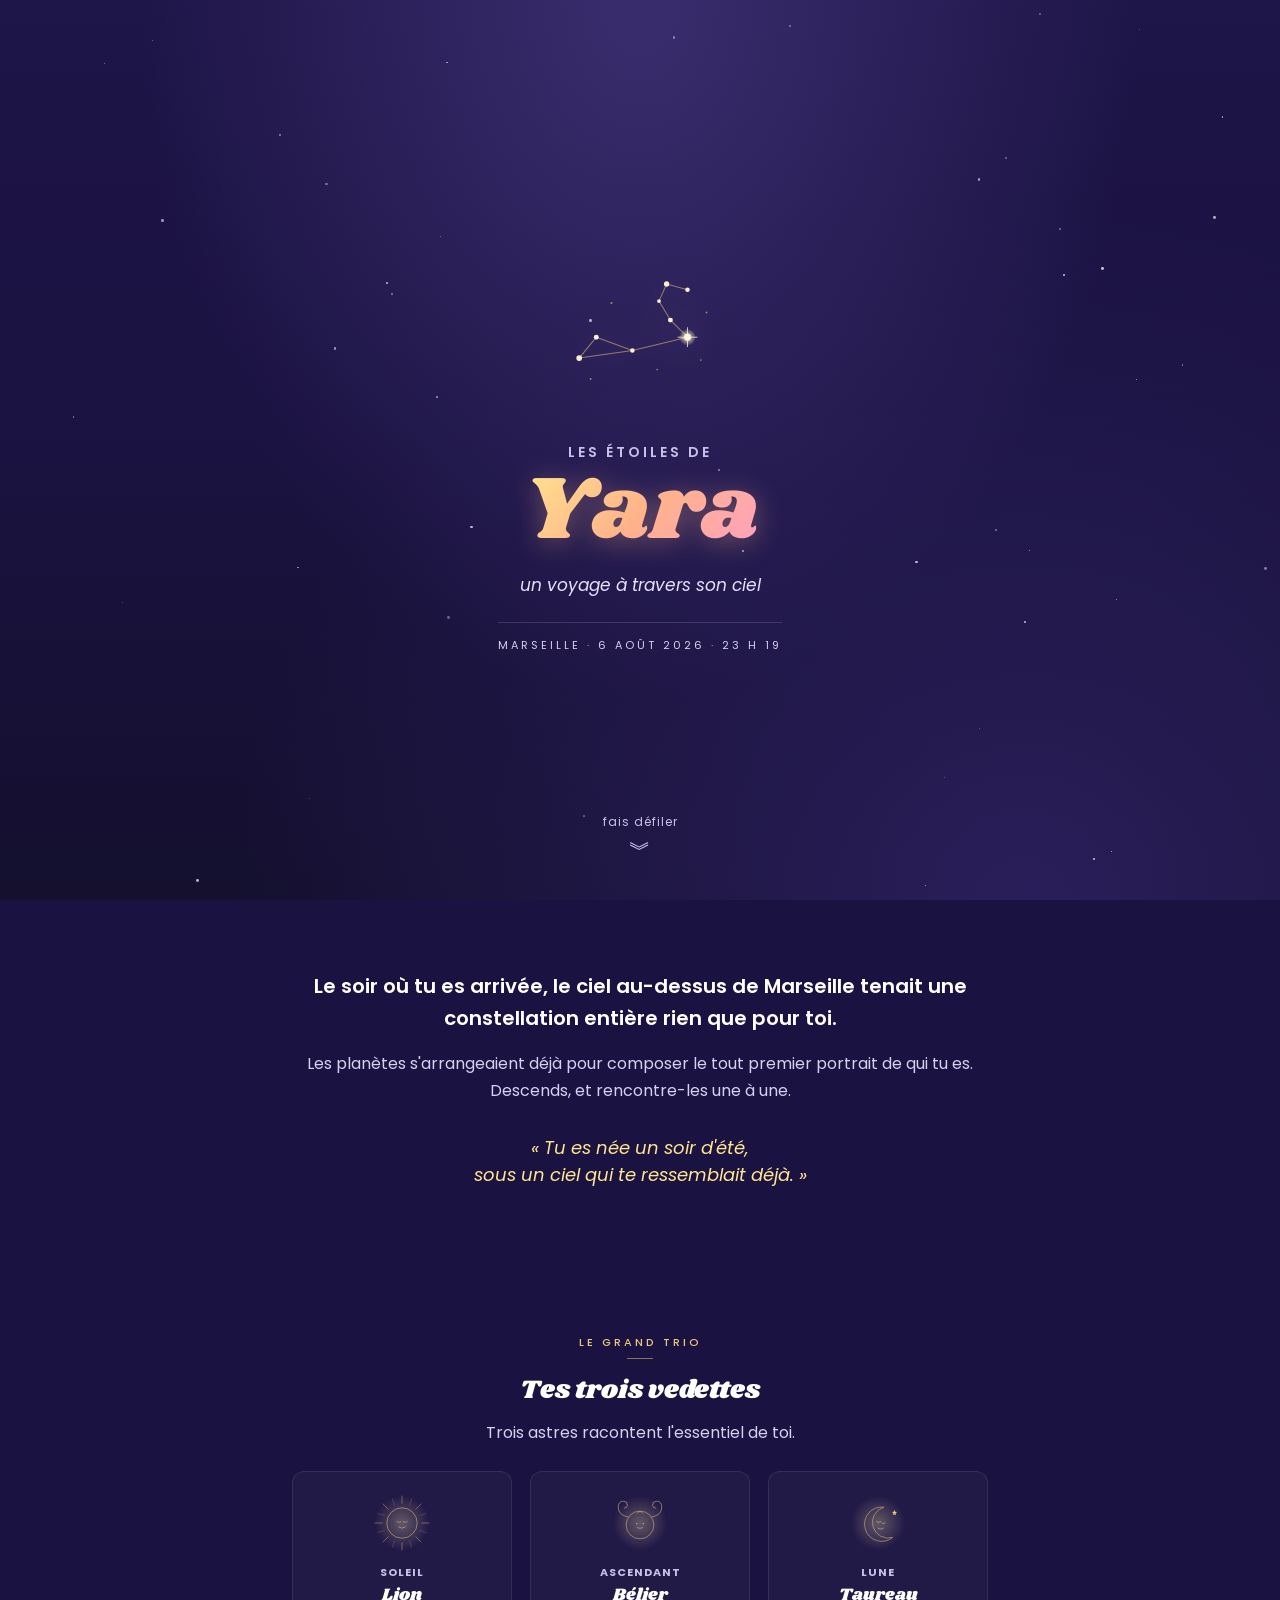
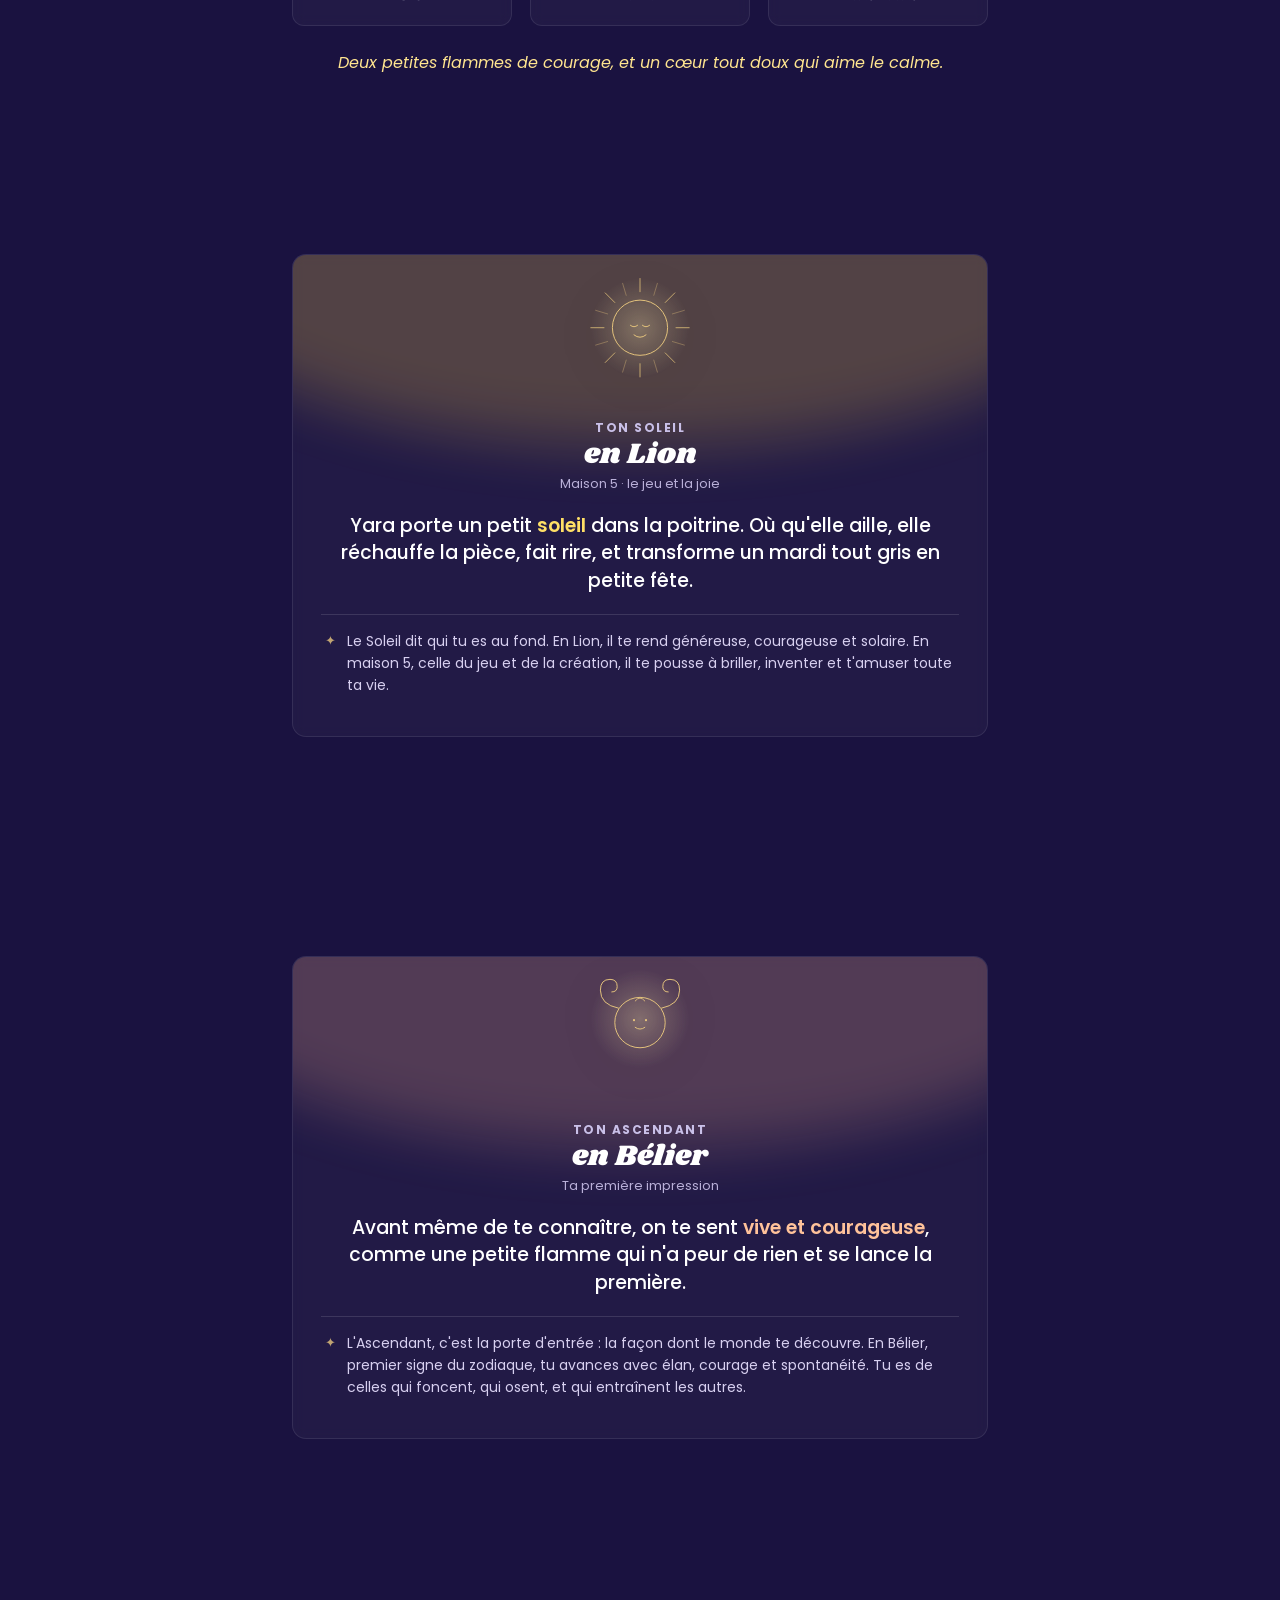
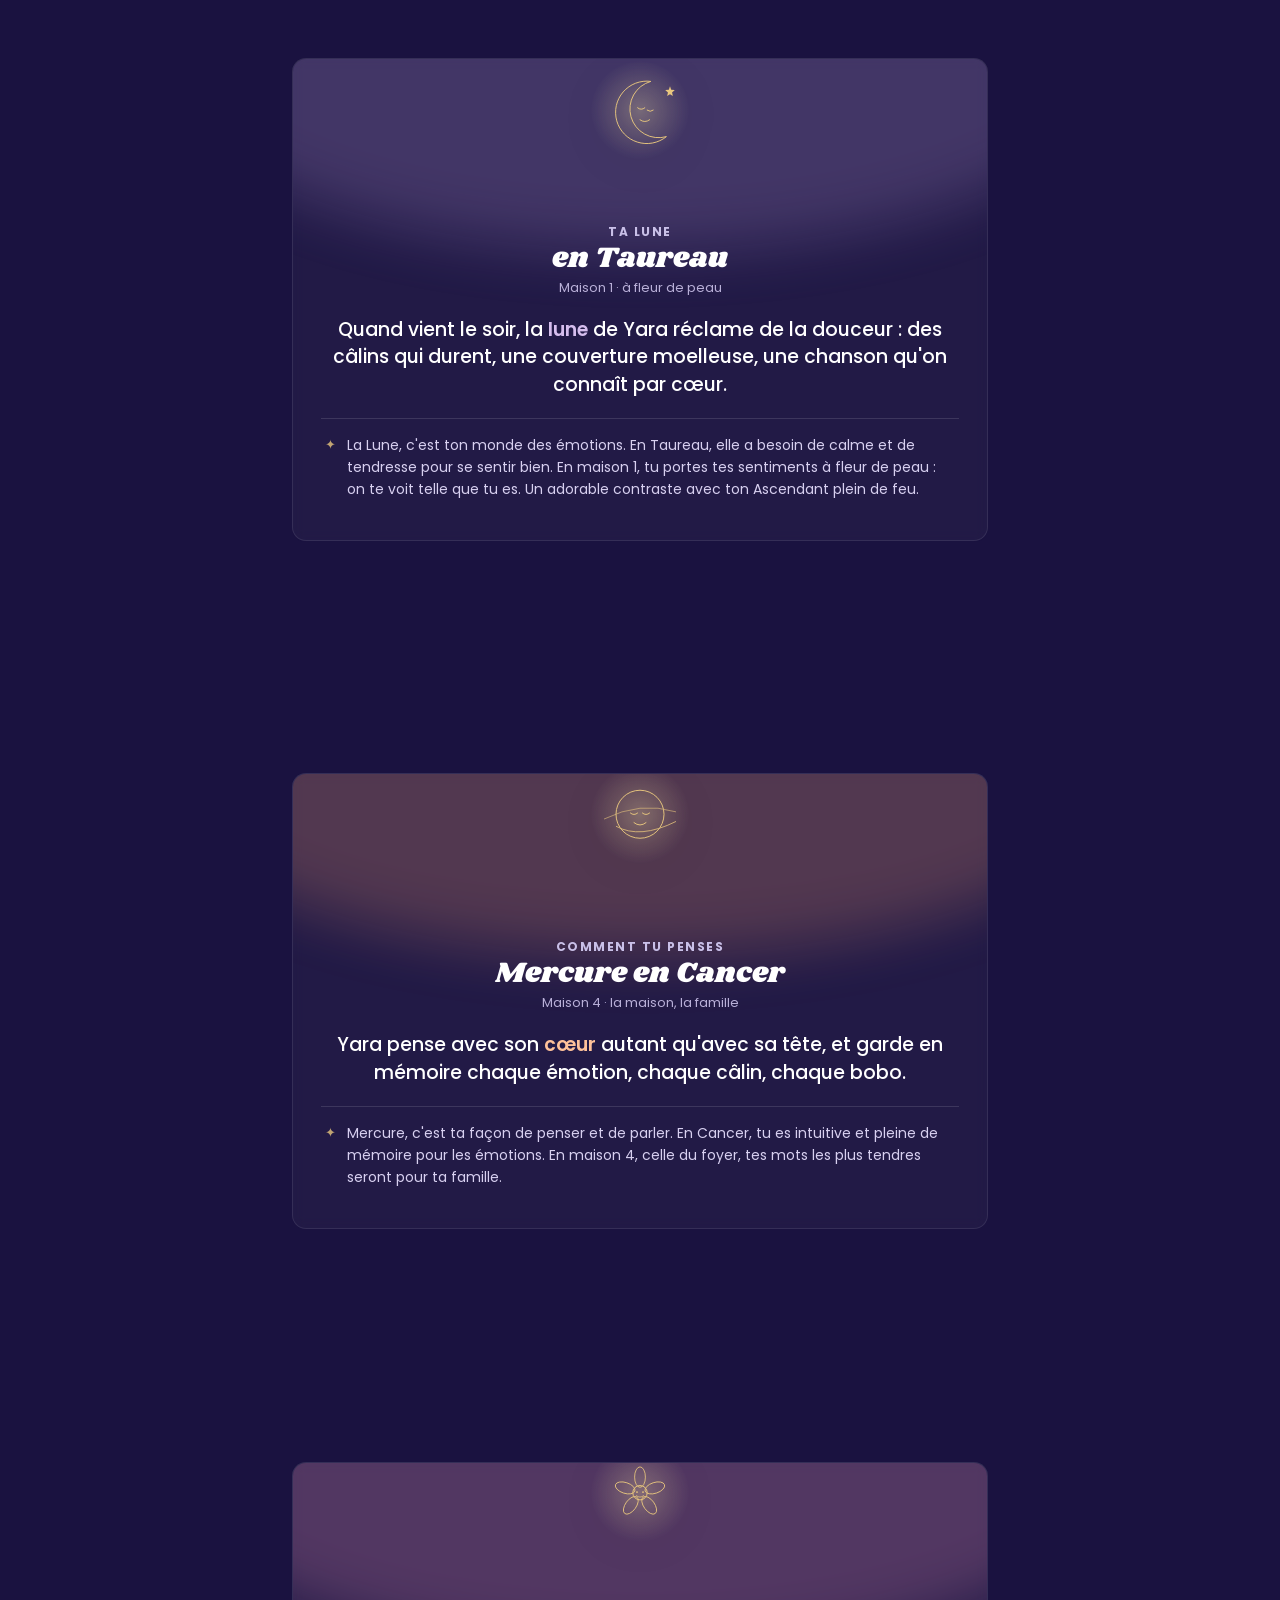
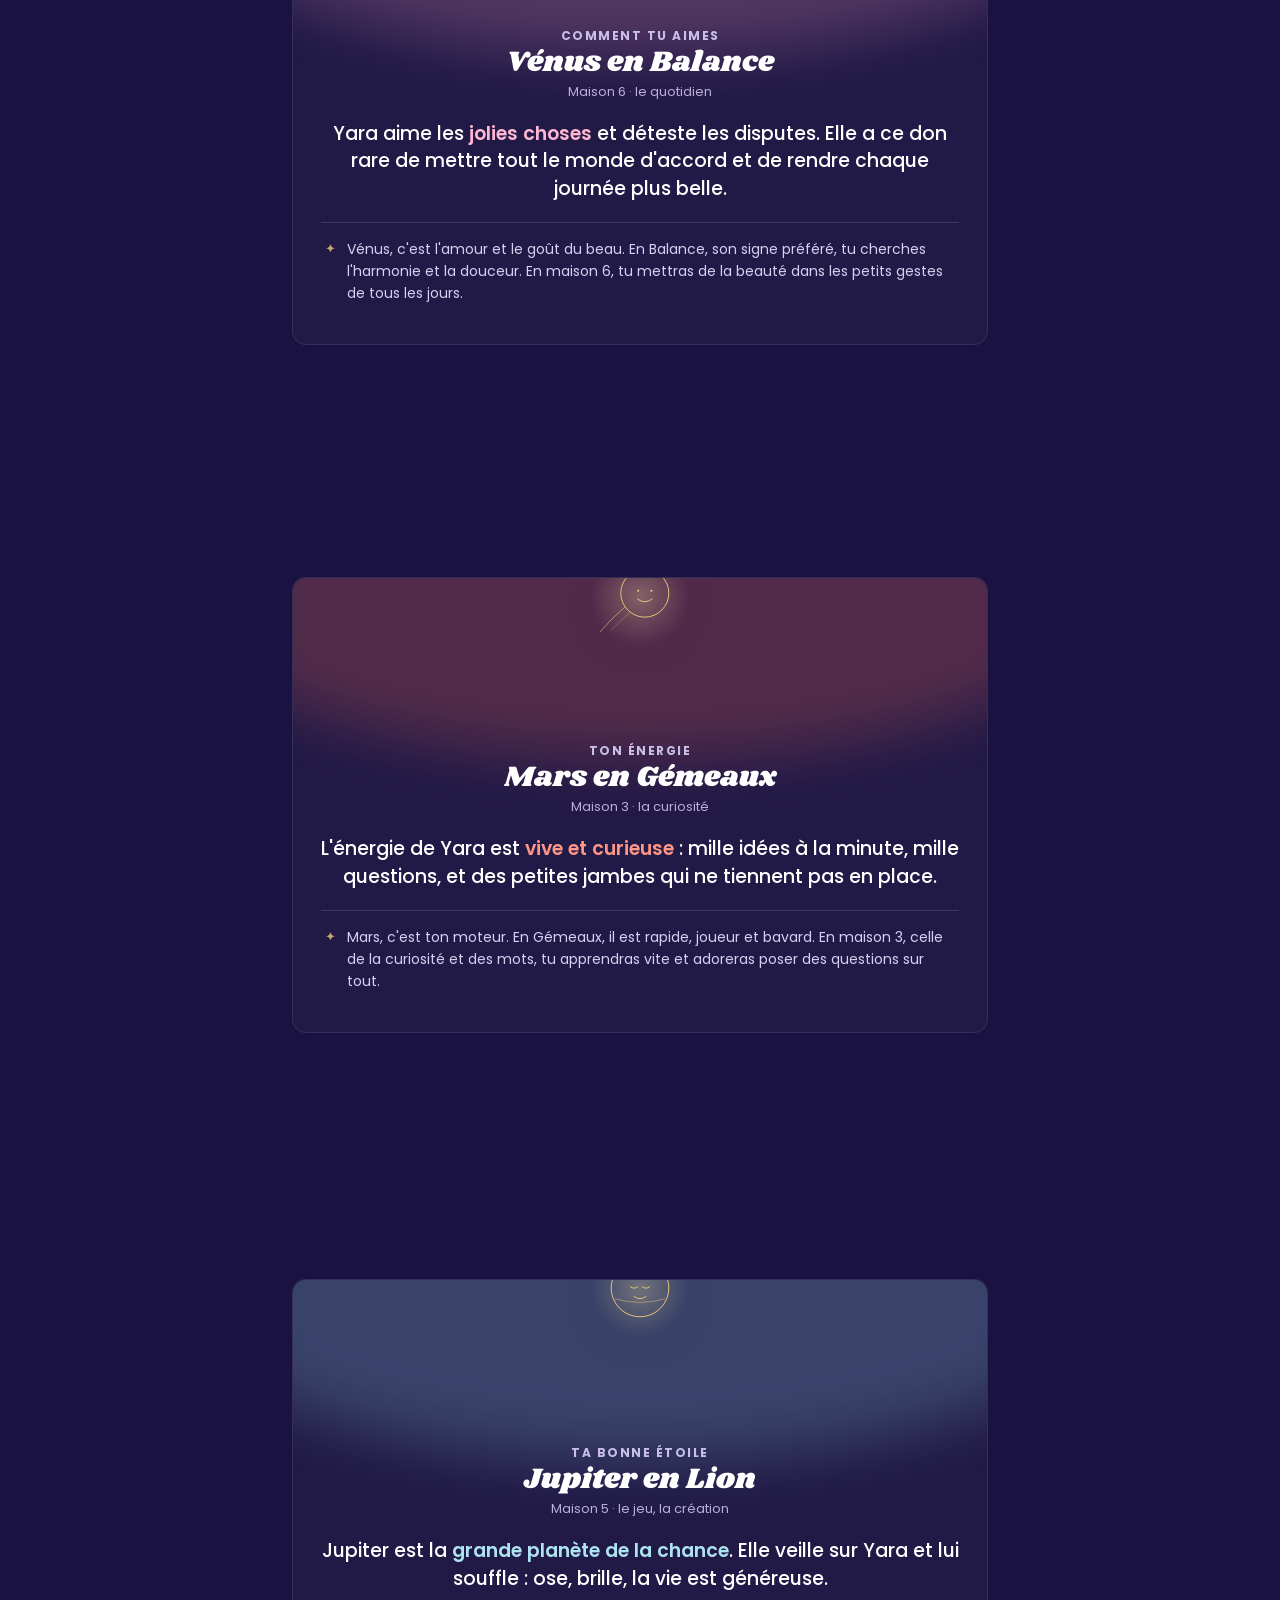
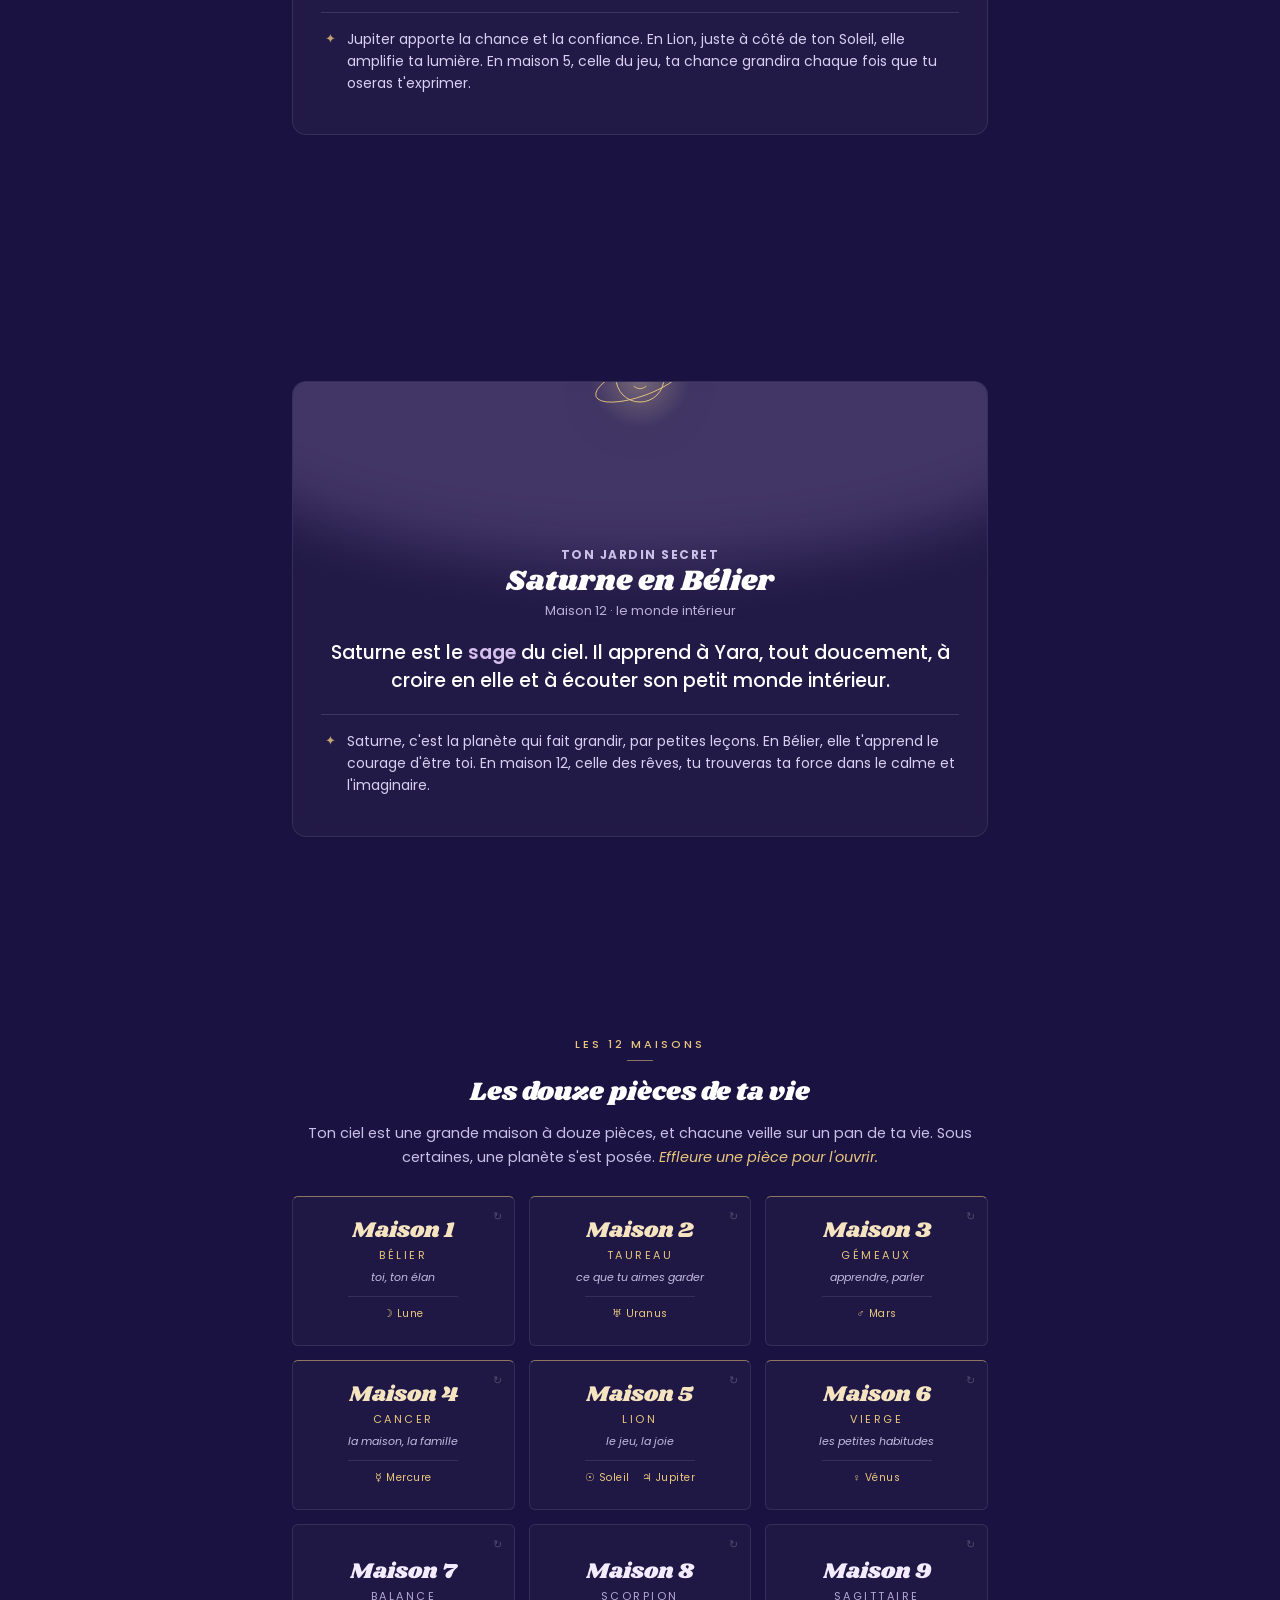
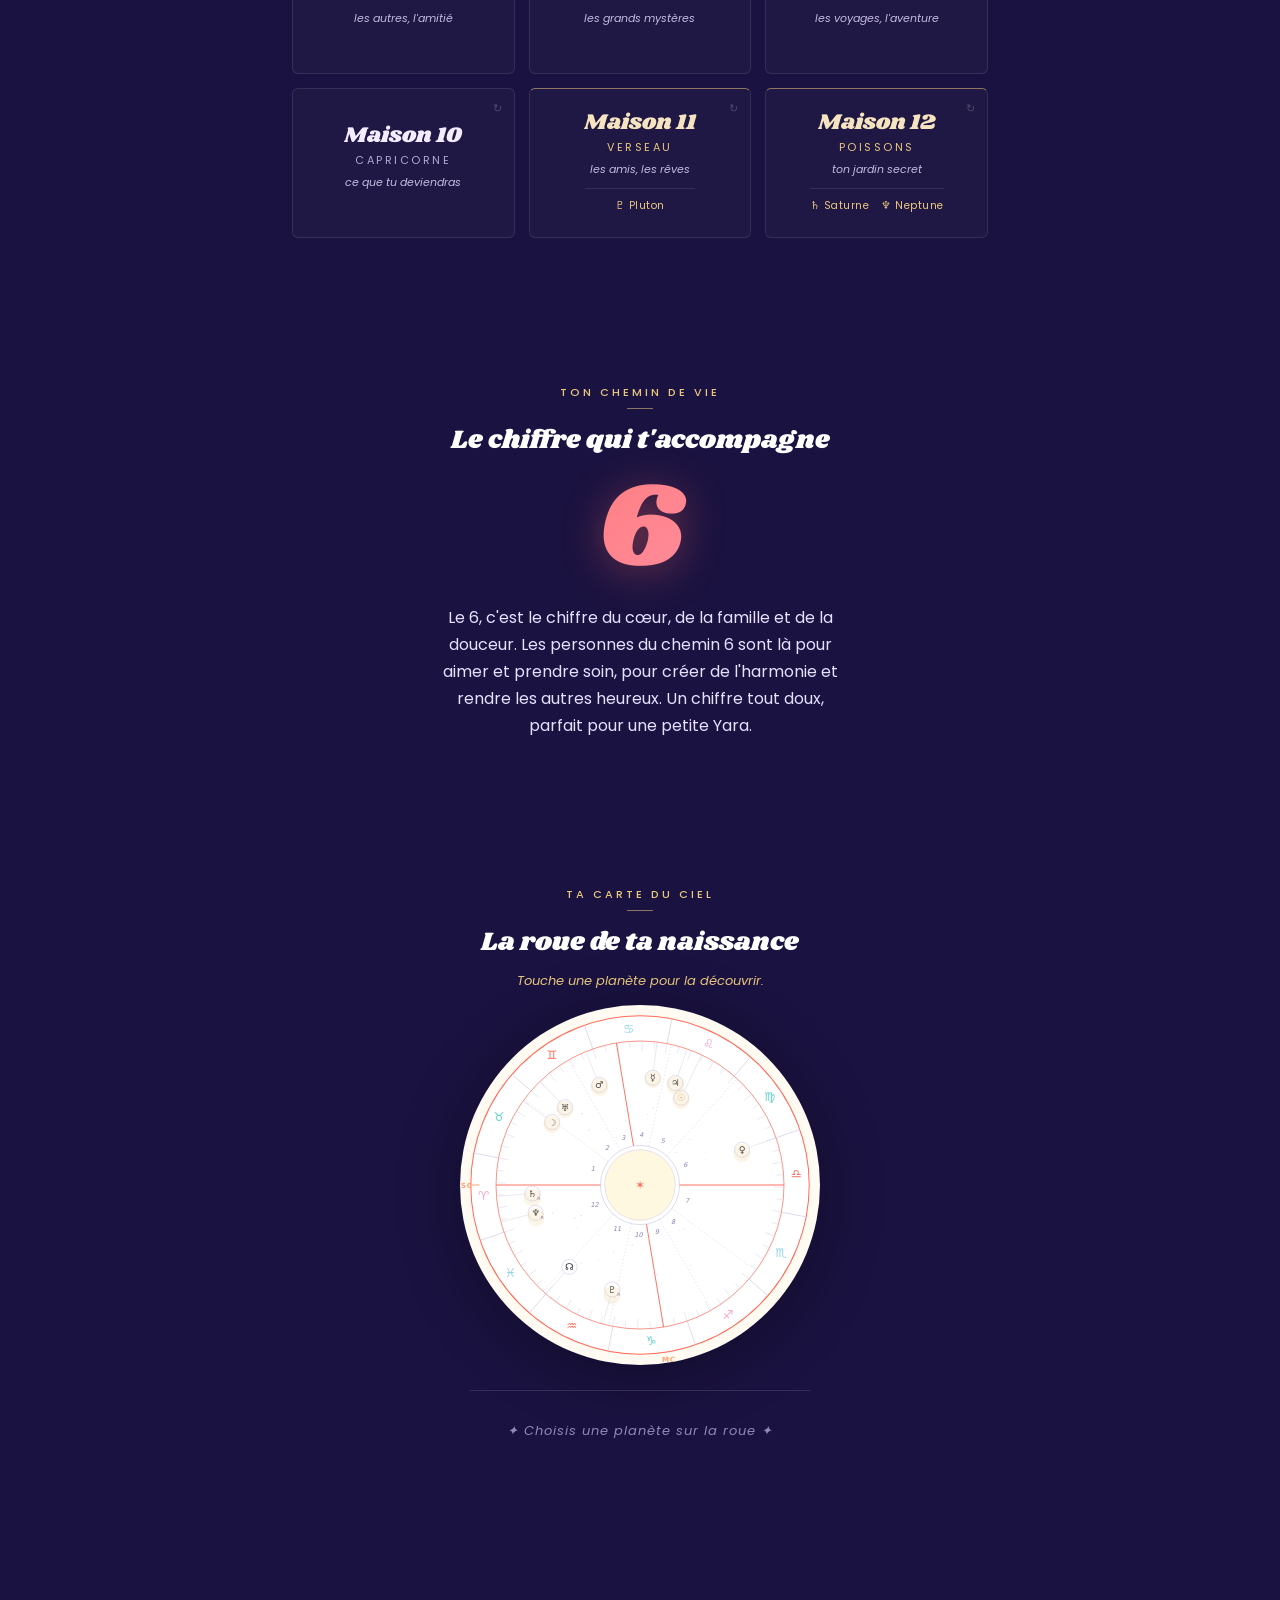
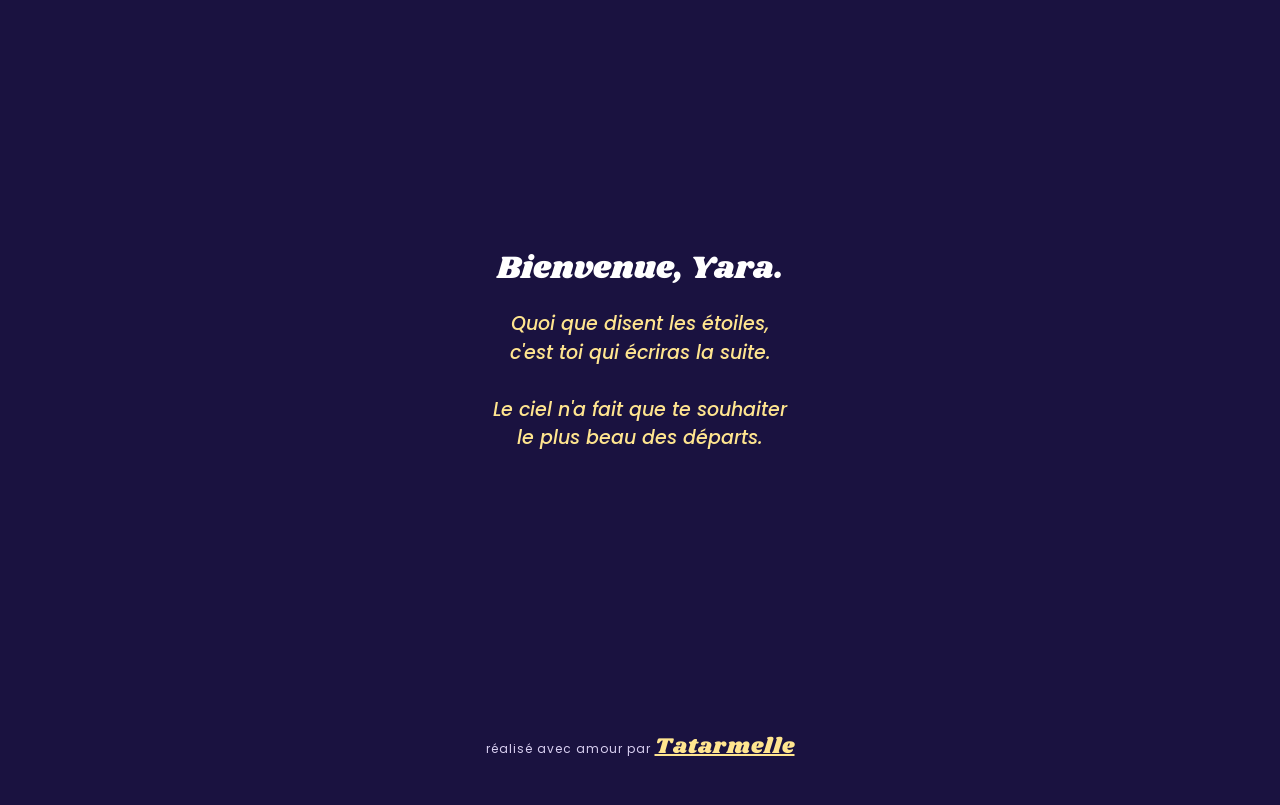
<file: index.html>
<!DOCTYPE html>
<html lang="fr">
<head>
<meta charset="utf-8">
<meta name="viewport" content="width=device-width, initial-scale=1">
<meta name="theme-color" content="#1a1240">
<title>Le ciel de Yara</title>
<link rel="preconnect" href="https://fonts.googleapis.com">
<link rel="preconnect" href="https://fonts.gstatic.com" crossorigin>
<link href="https://fonts.googleapis.com/css2?family=Poppins:ital,wght@0,400;0,500;0,600;0,700;1,400&family=Shrikhand&display=swap" rel="stylesheet">
<link rel="stylesheet" href="style.css">
<link rel="icon" type="image/svg+xml" href="favicon.svg">
 
</head>
<body>
<div id="stars"></div>
<div id="progress"></div>
 
<!-- INTRO / COUVERTURE -->
<section class="hero">
  <div class="hero-moon float"><svg viewBox="0 0 200 200" xmlns="http://www.w3.org/2000/svg"> <defs> <radialGradient id="glowStar" cx="50%" cy="50%" r="50%"> <stop offset="0%" stop-color="#FFF3D0" stop-opacity="1"/> <stop offset="100%" stop-color="#FFF3D0" stop-opacity="0"/> </radialGradient> </defs> <g stroke="#E9C77E" stroke-width="1.1" fill="none" opacity="0.55" stroke-linecap="round"> <path d="M150 46 L128 40"/> <path d="M128 40 L120 58"/> <path d="M120 58 L132 78"/> <path d="M132 78 L150 96"/> <path d="M150 96 L92 110"/> <path d="M92 110 L54 96"/> <path d="M54 96 L36 118"/> <path d="M36 118 L92 110"/> </g> <g fill="#FBEFD2"> <circle cx="150" cy="46" r="2.4"/> <circle cx="128" cy="40" r="2.8"/> <circle cx="120" cy="58" r="2"/> <circle cx="132" cy="78" r="2.6"/> <circle cx="92" cy="110" r="2.4"/> <circle cx="54" cy="96" r="2.6"/> <circle cx="36" cy="118" r="3"/> </g> <circle cx="150" cy="96" r="9" fill="url(#glowStar)"/> <circle cx="150" cy="96" r="3.6" fill="#FFF6E0"/> <g stroke="#FFF6E0" stroke-width="1" opacity="0.8" stroke-linecap="round"> <path d="M150 86 L150 106"/> <path d="M140 96 L160 96"/> </g> <g fill="#E9C77E" opacity="0.6"> <circle cx="170" cy="70" r="1"/> <circle cx="70" cy="60" r="1.1"/> <circle cx="48" cy="140" r="1"/> <circle cx="118" cy="130" r="0.9"/> <circle cx="164" cy="120" r="0.9"/> </g> </svg></div>
  <div class="hero-eyebrow">les étoiles de</div>
  <h1 class="hero-name">Yara</h1>
  <div class="hero-sub">un voyage à travers son ciel</div>
  <div class="hero-date">Marseille · 6 août 2026 · 23 h 19</div>
  <div class="scroll-hint">
    <span>fais défiler</span>
    <div class="chevron">︾</div>
  </div>
</section>
 
<!-- AVANT-PROPOS -->
<section class="intro-text reveal">
  <p class="lead">Le soir où tu es arrivée, le ciel au-dessus de Marseille tenait une constellation entière rien que pour toi.</p>
  <p>Les planètes s'arrangeaient déjà pour composer le tout premier portrait de qui tu es. Descends, et rencontre-les une à une.</p>
  <div class="quote-soft">« Tu es née un soir d'été,<br>sous un ciel qui te ressemblait déjà. »</div>
</section>
 
<!-- LE GRAND TRIO -->
<section class="trio reveal">
  <div class="section-label">Le grand trio</div>
  <h2 class="section-title">Tes trois vedettes</h2>
  <p class="trio-intro">Trois astres racontent l'essentiel de toi.</p>
  <div class="trio-grid">
    <div class="trio-card reveal" style="transition-delay:0ms"><div class="tc-logo"><svg viewBox="0 0 200 200" xmlns="http://www.w3.org/2000/svg"><defs><radialGradient id="g" cx="50%" cy="50%" r="50%"><stop offset="0%" stop-color="#FBE7B0" stop-opacity="0.30"/><stop offset="100%" stop-color="#FBE7B0" stop-opacity="0"/></radialGradient></defs><circle cx="100" cy="100" r="82" fill="url(#g)"/><g stroke="#E9C77E" stroke-width="1.4" stroke-linecap="round" opacity="0.9"><line x1="100" y1="18" x2="100" y2="40"/><line x1="100" y1="160" x2="100" y2="182"/><line x1="18" y1="100" x2="40" y2="100"/><line x1="160" y1="100" x2="182" y2="100"/><line x1="42" y1="42" x2="58" y2="58"/><line x1="142" y1="142" x2="158" y2="158"/><line x1="158" y1="42" x2="142" y2="58"/><line x1="42" y1="158" x2="58" y2="142"/></g><g stroke="#E9C77E" stroke-width="1" stroke-linecap="round" opacity="0.6"><line x1="71" y1="26" x2="77" y2="46"/><line x1="129" y1="26" x2="123" y2="46"/><line x1="174" y1="71" x2="154" y2="77"/><line x1="174" y1="129" x2="154" y2="123"/><line x1="26" y1="71" x2="46" y2="77"/><line x1="26" y1="129" x2="46" y2="123"/><line x1="71" y1="174" x2="77" y2="154"/><line x1="129" y1="174" x2="123" y2="154"/></g><circle cx="100" cy="100" r="46" fill="none" stroke="#E9C77E" stroke-width="1.6"/><path d="M84 96 q6 5 12 0" fill="none" stroke="#E9C77E" stroke-width="1.6" stroke-linecap="round"/><path d="M104 96 q6 5 12 0" fill="none" stroke="#E9C77E" stroke-width="1.6" stroke-linecap="round"/><path d="M90 112 q10 8 20 0" fill="none" stroke="#E9C77E" stroke-width="1.6" stroke-linecap="round"/></svg></div><div class="tc-who">Soleil</div><div class="tc-sign">Lion</div></div>
    <div class="trio-card reveal" style="transition-delay:120ms"><div class="tc-logo"><svg viewBox="0 0 200 200" xmlns="http://www.w3.org/2000/svg"><defs><radialGradient id="g" cx="50%" cy="50%" r="50%"><stop offset="0%" stop-color="#FBE7B0" stop-opacity="0.30"/><stop offset="100%" stop-color="#FBE7B0" stop-opacity="0"/></radialGradient></defs><circle cx="100" cy="100" r="82" fill="url(#g)"/><circle cx="100" cy="106" r="42" fill="none" stroke="#E9C77E" stroke-width="1.6"/><path d="M64 82 q-30 -6 -30 -30 q0 -18 16 -18 q12 0 12 12 q0 9 -9 9" fill="none" stroke="#E9C77E" stroke-width="1.6" stroke-linecap="round"/><path d="M136 82 q30 -6 30 -30 q0 -18 -16 -18 q-12 0 -12 12 q0 9 9 9" fill="none" stroke="#E9C77E" stroke-width="1.6" stroke-linecap="round"/><path d="M92 70 q8 -10 16 0" fill="none" stroke="#E9C77E" stroke-width="1.4" stroke-linecap="round"/><circle cx="90" cy="102" r="1.8" fill="#E9C77E"/><circle cx="110" cy="102" r="1.8" fill="#E9C77E"/><path d="M92 114 q8 6 16 0" fill="none" stroke="#E9C77E" stroke-width="1.6" stroke-linecap="round"/></svg></div><div class="tc-who">Ascendant</div><div class="tc-sign">Bélier</div></div>
    <div class="trio-card reveal" style="transition-delay:240ms"><div class="tc-logo"><svg viewBox="0 0 200 200" xmlns="http://www.w3.org/2000/svg"><defs><radialGradient id="g" cx="50%" cy="50%" r="50%"><stop offset="0%" stop-color="#FBE7B0" stop-opacity="0.30"/><stop offset="100%" stop-color="#FBE7B0" stop-opacity="0"/></radialGradient></defs><circle cx="100" cy="100" r="82" fill="url(#g)"/><path d="M118 52 a52 52 0 1 0 26 92 a40 40 0 1 1 -26 -92 Z" fill="none" stroke="#E9C77E" stroke-width="1.6"/><path d="M96 96 q6 5 12 0" fill="none" stroke="#E9C77E" stroke-width="1.6" stroke-linecap="round"/><path d="M112 100 q5 4 10 0" fill="none" stroke="#E9C77E" stroke-width="1.6" stroke-linecap="round"/><path d="M100 116 q8 6 16 0" fill="none" stroke="#E9C77E" stroke-width="1.6" stroke-linecap="round"/><path d="M150 60 l2 6 6 .5 -4.6 4 1.4 6 -4.8 -3.2 -4.8 3.2 1.4 -6 -4.6 -4 6 -.5 Z" fill="#E9C77E"/></svg></div><div class="tc-who">Lune</div><div class="tc-sign">Taureau</div></div>
  </div>
  <p class="trio-foot">Deux petites flammes de courage, et un cœur tout doux qui aime le calme.</p>
</section>
 
<!-- LES ASTRES -->
 
    <section class="astre reveal theme-sun" data-side="left">
      <div class="astre-inner">
        <div class="astre-logo"><svg viewBox="0 0 200 200" xmlns="http://www.w3.org/2000/svg"><defs><radialGradient id="g" cx="50%" cy="50%" r="50%"><stop offset="0%" stop-color="#FBE7B0" stop-opacity="0.30"/><stop offset="100%" stop-color="#FBE7B0" stop-opacity="0"/></radialGradient></defs><circle cx="100" cy="100" r="82" fill="url(#g)"/><g stroke="#E9C77E" stroke-width="1.4" stroke-linecap="round" opacity="0.9"><line x1="100" y1="18" x2="100" y2="40"/><line x1="100" y1="160" x2="100" y2="182"/><line x1="18" y1="100" x2="40" y2="100"/><line x1="160" y1="100" x2="182" y2="100"/><line x1="42" y1="42" x2="58" y2="58"/><line x1="142" y1="142" x2="158" y2="158"/><line x1="158" y1="42" x2="142" y2="58"/><line x1="42" y1="158" x2="58" y2="142"/></g><g stroke="#E9C77E" stroke-width="1" stroke-linecap="round" opacity="0.6"><line x1="71" y1="26" x2="77" y2="46"/><line x1="129" y1="26" x2="123" y2="46"/><line x1="174" y1="71" x2="154" y2="77"/><line x1="174" y1="129" x2="154" y2="123"/><line x1="26" y1="71" x2="46" y2="77"/><line x1="26" y1="129" x2="46" y2="123"/><line x1="71" y1="174" x2="77" y2="154"/><line x1="129" y1="174" x2="123" y2="154"/></g><circle cx="100" cy="100" r="46" fill="none" stroke="#E9C77E" stroke-width="1.6"/><path d="M84 96 q6 5 12 0" fill="none" stroke="#E9C77E" stroke-width="1.6" stroke-linecap="round"/><path d="M104 96 q6 5 12 0" fill="none" stroke="#E9C77E" stroke-width="1.6" stroke-linecap="round"/><path d="M90 112 q10 8 20 0" fill="none" stroke="#E9C77E" stroke-width="1.6" stroke-linecap="round"/></svg></div>
        <div class="astre-tag">Ton Soleil</div>
        <div class="astre-sign">en Lion</div>
        <div class="astre-house">Maison 5 · le jeu et la joie</div>
        <p class="astre-conte">Yara porte un petit <b>soleil</b> dans la poitrine. Où qu'elle aille, elle réchauffe la pièce, fait rire, et transforme un mardi tout gris en petite fête.</p>
        <div class="astre-detail">
          <div class="detail-dot">✦</div>
          <p>Le Soleil dit qui tu es au fond. En Lion, il te rend généreuse, courageuse et solaire. En maison 5, celle du jeu et de la création, il te pousse à briller, inventer et t'amuser toute ta vie.</p>
        </div>
      </div>
    </section>
    <section class="astre reveal theme-ram" data-side="right">
      <div class="astre-inner">
        <div class="astre-logo"><svg viewBox="0 0 200 200" xmlns="http://www.w3.org/2000/svg"><defs><radialGradient id="g" cx="50%" cy="50%" r="50%"><stop offset="0%" stop-color="#FBE7B0" stop-opacity="0.30"/><stop offset="100%" stop-color="#FBE7B0" stop-opacity="0"/></radialGradient></defs><circle cx="100" cy="100" r="82" fill="url(#g)"/><circle cx="100" cy="106" r="42" fill="none" stroke="#E9C77E" stroke-width="1.6"/><path d="M64 82 q-30 -6 -30 -30 q0 -18 16 -18 q12 0 12 12 q0 9 -9 9" fill="none" stroke="#E9C77E" stroke-width="1.6" stroke-linecap="round"/><path d="M136 82 q30 -6 30 -30 q0 -18 -16 -18 q-12 0 -12 12 q0 9 9 9" fill="none" stroke="#E9C77E" stroke-width="1.6" stroke-linecap="round"/><path d="M92 70 q8 -10 16 0" fill="none" stroke="#E9C77E" stroke-width="1.4" stroke-linecap="round"/><circle cx="90" cy="102" r="1.8" fill="#E9C77E"/><circle cx="110" cy="102" r="1.8" fill="#E9C77E"/><path d="M92 114 q8 6 16 0" fill="none" stroke="#E9C77E" stroke-width="1.6" stroke-linecap="round"/></svg></div>
        <div class="astre-tag">Ton Ascendant</div>
        <div class="astre-sign">en Bélier</div>
        <div class="astre-house">Ta première impression</div>
        <p class="astre-conte">Avant même de te connaître, on te sent <b>vive et courageuse</b>, comme une petite flamme qui n'a peur de rien et se lance la première.</p>
        <div class="astre-detail">
          <div class="detail-dot">✦</div>
          <p>L'Ascendant, c'est la porte d'entrée : la façon dont le monde te découvre. En Bélier, premier signe du zodiaque, tu avances avec élan, courage et spontanéité. Tu es de celles qui foncent, qui osent, et qui entraînent les autres.</p>
        </div>
      </div>
    </section>
    <section class="astre reveal theme-moon" data-side="left">
      <div class="astre-inner">
        <div class="astre-logo"><svg viewBox="0 0 200 200" xmlns="http://www.w3.org/2000/svg"><defs><radialGradient id="g" cx="50%" cy="50%" r="50%"><stop offset="0%" stop-color="#FBE7B0" stop-opacity="0.30"/><stop offset="100%" stop-color="#FBE7B0" stop-opacity="0"/></radialGradient></defs><circle cx="100" cy="100" r="82" fill="url(#g)"/><path d="M118 52 a52 52 0 1 0 26 92 a40 40 0 1 1 -26 -92 Z" fill="none" stroke="#E9C77E" stroke-width="1.6"/><path d="M96 96 q6 5 12 0" fill="none" stroke="#E9C77E" stroke-width="1.6" stroke-linecap="round"/><path d="M112 100 q5 4 10 0" fill="none" stroke="#E9C77E" stroke-width="1.6" stroke-linecap="round"/><path d="M100 116 q8 6 16 0" fill="none" stroke="#E9C77E" stroke-width="1.6" stroke-linecap="round"/><path d="M150 60 l2 6 6 .5 -4.6 4 1.4 6 -4.8 -3.2 -4.8 3.2 1.4 -6 -4.6 -4 6 -.5 Z" fill="#E9C77E"/></svg></div>
        <div class="astre-tag">Ta Lune</div>
        <div class="astre-sign">en Taureau</div>
        <div class="astre-house">Maison 1 · à fleur de peau</div>
        <p class="astre-conte">Quand vient le soir, la <b>lune</b> de Yara réclame de la douceur : des câlins qui durent, une couverture moelleuse, une chanson qu'on connaît par cœur.</p>
        <div class="astre-detail">
          <div class="detail-dot">✦</div>
          <p>La Lune, c'est ton monde des émotions. En Taureau, elle a besoin de calme et de tendresse pour se sentir bien. En maison 1, tu portes tes sentiments à fleur de peau : on te voit telle que tu es. Un adorable contraste avec ton Ascendant plein de feu.</p>
        </div>
      </div>
    </section>
    <section class="astre reveal theme-coral" data-side="right">
      <div class="astre-inner">
        <div class="astre-logo"><svg viewBox="0 0 200 200" xmlns="http://www.w3.org/2000/svg"><defs><radialGradient id="g" cx="50%" cy="50%" r="50%"><stop offset="0%" stop-color="#FBE7B0" stop-opacity="0.30"/><stop offset="100%" stop-color="#FBE7B0" stop-opacity="0"/></radialGradient></defs><circle cx="100" cy="100" r="82" fill="url(#g)"/><path d="M40 108 q60 -30 120 -12" fill="none" stroke="#E9C77E" stroke-width="1.3" opacity="0.75"/><circle cx="100" cy="100" r="40" fill="none" stroke="#E9C77E" stroke-width="1.6"/><path d="M60 120 q40 22 100 -8" fill="none" stroke="#E9C77E" stroke-width="1.3"/><path d="M84 98 q6 5 12 0" fill="none" stroke="#E9C77E" stroke-width="1.6" stroke-linecap="round"/><path d="M104 98 q6 5 12 0" fill="none" stroke="#E9C77E" stroke-width="1.6" stroke-linecap="round"/><path d="M90 114 q10 8 20 0" fill="none" stroke="#E9C77E" stroke-width="1.6" stroke-linecap="round"/></svg></div>
        <div class="astre-tag">Comment tu penses</div>
        <div class="astre-sign">Mercure en Cancer</div>
        <div class="astre-house">Maison 4 · la maison, la famille</div>
        <p class="astre-conte">Yara pense avec son <b>cœur</b> autant qu'avec sa tête, et garde en mémoire chaque émotion, chaque câlin, chaque bobo.</p>
        <div class="astre-detail">
          <div class="detail-dot">✦</div>
          <p>Mercure, c'est ta façon de penser et de parler. En Cancer, tu es intuitive et pleine de mémoire pour les émotions. En maison 4, celle du foyer, tes mots les plus tendres seront pour ta famille.</p>
        </div>
      </div>
    </section>
    <section class="astre reveal theme-pink" data-side="left">
      <div class="astre-inner">
        <div class="astre-logo"><svg viewBox="0 0 200 200" xmlns="http://www.w3.org/2000/svg"><defs><radialGradient id="g" cx="50%" cy="50%" r="50%"><stop offset="0%" stop-color="#FBE7B0" stop-opacity="0.30"/><stop offset="100%" stop-color="#FBE7B0" stop-opacity="0"/></radialGradient></defs><circle cx="100" cy="100" r="82" fill="url(#g)"/><ellipse cx="100.0" cy="74.0" rx="9" ry="17" fill="none" stroke="#E9C77E" stroke-width="1.4" transform="rotate(0.0 100.0 74.0)"/><ellipse cx="124.7" cy="92.0" rx="9" ry="17" fill="none" stroke="#E9C77E" stroke-width="1.4" transform="rotate(72.0 124.7 92.0)"/><ellipse cx="115.3" cy="121.0" rx="9" ry="17" fill="none" stroke="#E9C77E" stroke-width="1.4" transform="rotate(144.0 115.3 121.0)"/><ellipse cx="84.7" cy="121.0" rx="9" ry="17" fill="none" stroke="#E9C77E" stroke-width="1.4" transform="rotate(216.0 84.7 121.0)"/><ellipse cx="75.3" cy="92.0" rx="9" ry="17" fill="none" stroke="#E9C77E" stroke-width="1.4" transform="rotate(288.0 75.3 92.0)"/><circle cx="100" cy="100" r="12" fill="none" stroke="#E9C77E" stroke-width="1.6"/><circle cx="95" cy="99" r="1.5" fill="#E9C77E"/><circle cx="105" cy="99" r="1.5" fill="#E9C77E"/><path d="M94 105 q6 5 12 0" fill="none" stroke="#E9C77E" stroke-width="1.3" stroke-linecap="round"/></svg></div>
        <div class="astre-tag">Comment tu aimes</div>
        <div class="astre-sign">Vénus en Balance</div>
        <div class="astre-house">Maison 6 · le quotidien</div>
        <p class="astre-conte">Yara aime les <b>jolies choses</b> et déteste les disputes. Elle a ce don rare de mettre tout le monde d'accord et de rendre chaque journée plus belle.</p>
        <div class="astre-detail">
          <div class="detail-dot">✦</div>
          <p>Vénus, c'est l'amour et le goût du beau. En Balance, son signe préféré, tu cherches l'harmonie et la douceur. En maison 6, tu mettras de la beauté dans les petits gestes de tous les jours.</p>
        </div>
      </div>
    </section>
    <section class="astre reveal theme-red" data-side="right">
      <div class="astre-inner">
        <div class="astre-logo"><svg viewBox="0 0 200 200" xmlns="http://www.w3.org/2000/svg"><defs><radialGradient id="g" cx="50%" cy="50%" r="50%"><stop offset="0%" stop-color="#FBE7B0" stop-opacity="0.30"/><stop offset="100%" stop-color="#FBE7B0" stop-opacity="0"/></radialGradient></defs><circle cx="100" cy="100" r="82" fill="url(#g)"/><circle cx="108" cy="94" r="40" fill="none" stroke="#E9C77E" stroke-width="1.6"/><path d="M74 118 q-22 18 -40 40" fill="none" stroke="#E9C77E" stroke-width="1.4" stroke-linecap="round" opacity="0.7"/><path d="M84 126 q-18 14 -32 30" fill="none" stroke="#E9C77E" stroke-width="1" stroke-linecap="round" opacity="0.5"/><circle cx="97" cy="90" r="1.8" fill="#E9C77E"/><circle cx="119" cy="90" r="1.8" fill="#E9C77E"/><path d="M96 104 q12 9 24 0" fill="none" stroke="#E9C77E" stroke-width="1.6" stroke-linecap="round"/><path d="M150 52 l2 6 6 .5 -4.6 4 1.4 6 -4.8 -3.2 -4.8 3.2 1.4 -6 -4.6 -4 6 -.5 Z" fill="#E9C77E"/></svg></div>
        <div class="astre-tag">Ton énergie</div>
        <div class="astre-sign">Mars en Gémeaux</div>
        <div class="astre-house">Maison 3 · la curiosité</div>
        <p class="astre-conte">L'énergie de Yara est <b>vive et curieuse</b> : mille idées à la minute, mille questions, et des petites jambes qui ne tiennent pas en place.</p>
        <div class="astre-detail">
          <div class="detail-dot">✦</div>
          <p>Mars, c'est ton moteur. En Gémeaux, il est rapide, joueur et bavard. En maison 3, celle de la curiosité et des mots, tu apprendras vite et adoreras poser des questions sur tout.</p>
        </div>
      </div>
    </section>
    <section class="astre reveal theme-sky" data-side="left">
      <div class="astre-inner">
        <div class="astre-logo"><svg viewBox="0 0 200 200" xmlns="http://www.w3.org/2000/svg"><defs><radialGradient id="g" cx="50%" cy="50%" r="50%"><stop offset="0%" stop-color="#FBE7B0" stop-opacity="0.30"/><stop offset="100%" stop-color="#FBE7B0" stop-opacity="0"/></radialGradient></defs><circle cx="100" cy="100" r="82" fill="url(#g)"/><circle cx="100" cy="100" r="48" fill="none" stroke="#E9C77E" stroke-width="1.6"/><path d="M58 84 q42 -12 84 0" fill="none" stroke="#E9C77E" stroke-width="1.2" opacity="0.7"/><path d="M58 118 q42 12 84 0" fill="none" stroke="#E9C77E" stroke-width="1.2" opacity="0.7"/><path d="M84 98 q6 5 12 0" fill="none" stroke="#E9C77E" stroke-width="1.6" stroke-linecap="round"/><path d="M104 98 q6 5 12 0" fill="none" stroke="#E9C77E" stroke-width="1.6" stroke-linecap="round"/><path d="M90 114 q10 8 20 0" fill="none" stroke="#E9C77E" stroke-width="1.6" stroke-linecap="round"/></svg></div>
        <div class="astre-tag">Ta bonne étoile</div>
        <div class="astre-sign">Jupiter en Lion</div>
        <div class="astre-house">Maison 5 · le jeu, la création</div>
        <p class="astre-conte">Jupiter est la <b>grande planète de la chance</b>. Elle veille sur Yara et lui souffle : ose, brille, la vie est généreuse.</p>
        <div class="astre-detail">
          <div class="detail-dot">✦</div>
          <p>Jupiter apporte la chance et la confiance. En Lion, juste à côté de ton Soleil, elle amplifie ta lumière. En maison 5, celle du jeu, ta chance grandira chaque fois que tu oseras t'exprimer.</p>
        </div>
      </div>
    </section>
    <section class="astre reveal theme-lilac" data-side="right">
      <div class="astre-inner">
        <div class="astre-logo"><svg viewBox="0 0 200 200" xmlns="http://www.w3.org/2000/svg"><defs><radialGradient id="g" cx="50%" cy="50%" r="50%"><stop offset="0%" stop-color="#FBE7B0" stop-opacity="0.30"/><stop offset="100%" stop-color="#FBE7B0" stop-opacity="0"/></radialGradient></defs><circle cx="100" cy="100" r="82" fill="url(#g)"/><ellipse cx="100" cy="102" rx="78" ry="26" fill="none" stroke="#E9C77E" stroke-width="1.4" transform="rotate(-20 100 102)"/><circle cx="100" cy="98" r="40" fill="none" stroke="#E9C77E" stroke-width="1.6"/><path d="M84 96 q6 5 12 0" fill="none" stroke="#E9C77E" stroke-width="1.4" stroke-linecap="round"/><path d="M104 96 q6 5 12 0" fill="none" stroke="#E9C77E" stroke-width="1.4" stroke-linecap="round"/><path d="M90 112 q10 8 20 0" fill="none" stroke="#E9C77E" stroke-width="1.4" stroke-linecap="round"/></svg></div>
        <div class="astre-tag">Ton jardin secret</div>
        <div class="astre-sign">Saturne en Bélier</div>
        <div class="astre-house">Maison 12 · le monde intérieur</div>
        <p class="astre-conte">Saturne est le <b>sage</b> du ciel. Il apprend à Yara, tout doucement, à croire en elle et à écouter son petit monde intérieur.</p>
        <div class="astre-detail">
          <div class="detail-dot">✦</div>
          <p>Saturne, c'est la planète qui fait grandir, par petites leçons. En Bélier, elle t'apprend le courage d'être toi. En maison 12, celle des rêves, tu trouveras ta force dans le calme et l'imaginaire.</p>
        </div>
      </div>
    </section>
 
<!-- LES MAISONS -->
<section class="houses reveal">
  <div class="section-label">Les 12 maisons</div>
  <h2 class="section-title">Les douze pièces de ta vie</h2>
  <p class="houses-intro">Ton ciel est une grande maison à douze pièces, et chacune veille sur un pan de ta vie. Sous certaines, une planète s'est posée. <b>Effleure une pièce pour l'ouvrir.</b></p>
  <div class="hgrid"><div class="hcell reveal filled" style="transition-delay:0ms" onclick="this.classList.toggle('flipped')" tabindex="0" role="button">
      <div class="hcard">
        <div class="hface hfront">
          <div class="hn">Maison 1</div>
          <div class="hs">Bélier</div>
          <div class="hb">toi, ton élan</div>
          <div class="hplanets"><span class="pbadge">☽ Lune</span></div>
          <div class="hflip">↻</div>
        </div>
        <div class="hface hback">
          <div class="hn">Maison 1</div>
          <p class="hdesc">Avec le Bélier ici et ta Lune juste là, tu te présentes au monde avec du feu et de l'émotion : vive, spontanée, on te repère tout de suite.</p>
        </div>
      </div>
    </div><div class="hcell reveal filled" style="transition-delay:40ms" onclick="this.classList.toggle('flipped')" tabindex="0" role="button">
      <div class="hcard">
        <div class="hface hfront">
          <div class="hn">Maison 2</div>
          <div class="hs">Taureau</div>
          <div class="hb">ce que tu aimes garder</div>
          <div class="hplanets"><span class="pbadge">♅ Uranus</span></div>
          <div class="hflip">↻</div>
        </div>
        <div class="hface hback">
          <div class="hn">Maison 2</div>
          <p class="hdesc">Le Taureau colore ce domaine, et Uranus y met sa touche : tu aimes tes petits trésors, mais tu inventes ta propre façon, bien à toi, de les choisir.</p>
        </div>
      </div>
    </div><div class="hcell reveal filled" style="transition-delay:80ms" onclick="this.classList.toggle('flipped')" tabindex="0" role="button">
      <div class="hcard">
        <div class="hface hfront">
          <div class="hn">Maison 3</div>
          <div class="hs">Gémeaux</div>
          <div class="hb">apprendre, parler</div>
          <div class="hplanets"><span class="pbadge">♂ Mars</span></div>
          <div class="hflip">↻</div>
        </div>
        <div class="hface hback">
          <div class="hn">Maison 3</div>
          <p class="hdesc">Gémeaux ici, avec Mars : ton énergie passe par les mots et la curiosité. Tu apprends vite, tu poses mille questions et tu adores échanger.</p>
        </div>
      </div>
    </div><div class="hcell reveal filled" style="transition-delay:120ms" onclick="this.classList.toggle('flipped')" tabindex="0" role="button">
      <div class="hcard">
        <div class="hface hfront">
          <div class="hn">Maison 4</div>
          <div class="hs">Cancer</div>
          <div class="hb">la maison, la famille</div>
          <div class="hplanets"><span class="pbadge">☿ Mercure</span></div>
          <div class="hflip">↻</div>
        </div>
        <div class="hface hback">
          <div class="hn">Maison 4</div>
          <p class="hdesc">Cancer sur ton foyer, avec Mercure : ta maison et ta famille sont ton refuge, et c'est là que tu diras tes mots les plus tendres.</p>
        </div>
      </div>
    </div><div class="hcell reveal filled" style="transition-delay:160ms" onclick="this.classList.toggle('flipped')" tabindex="0" role="button">
      <div class="hcard">
        <div class="hface hfront">
          <div class="hn">Maison 5</div>
          <div class="hs">Lion</div>
          <div class="hb">le jeu, la joie</div>
          <div class="hplanets"><span class="pbadge">☉ Soleil</span><span class="pbadge">♃ Jupiter</span></div>
          <div class="hflip">↻</div>
        </div>
        <div class="hface hback">
          <div class="hn">Maison 5</div>
          <p class="hdesc">Le Lion ici, avec ton Soleil ET Jupiter : c'est ta grande piste de lumière. Jouer, créer, briller, c'est là que tu es le plus toi et le plus chanceuse.</p>
        </div>
      </div>
    </div><div class="hcell reveal filled" style="transition-delay:200ms" onclick="this.classList.toggle('flipped')" tabindex="0" role="button">
      <div class="hcard">
        <div class="hface hfront">
          <div class="hn">Maison 6</div>
          <div class="hs">Vierge</div>
          <div class="hb">les petites habitudes</div>
          <div class="hplanets"><span class="pbadge">♀ Vénus</span></div>
          <div class="hflip">↻</div>
        </div>
        <div class="hface hback">
          <div class="hn">Maison 6</div>
          <p class="hdesc">Vierge sur ton quotidien, avec Vénus : tu mettras de la douceur et de la beauté dans les petits gestes de chaque jour.</p>
        </div>
      </div>
    </div><div class="hcell reveal " style="transition-delay:240ms" onclick="this.classList.toggle('flipped')" tabindex="0" role="button">
      <div class="hcard">
        <div class="hface hfront">
          <div class="hn">Maison 7</div>
          <div class="hs">Balance</div>
          <div class="hb">les autres, l'amitié</div>
          
          <div class="hflip">↻</div>
        </div>
        <div class="hface hback">
          <div class="hn">Maison 7</div>
          <p class="hdesc">La Balance ici, c'est tout toi : dans l'amitié et les duos, tu cherches l'harmonie, l'équilibre et les liens qui font du bien.</p>
        </div>
      </div>
    </div><div class="hcell reveal " style="transition-delay:280ms" onclick="this.classList.toggle('flipped')" tabindex="0" role="button">
      <div class="hcard">
        <div class="hface hfront">
          <div class="hn">Maison 8</div>
          <div class="hs">Scorpion</div>
          <div class="hb">les grands mystères</div>
          
          <div class="hflip">↻</div>
        </div>
        <div class="hface hback">
          <div class="hn">Maison 8</div>
          <p class="hdesc">Le Scorpion colore ce domaine : les grands changements de la vie, tu les traverseras avec intensité et tu en ressortiras plus forte.</p>
        </div>
      </div>
    </div><div class="hcell reveal " style="transition-delay:320ms" onclick="this.classList.toggle('flipped')" tabindex="0" role="button">
      <div class="hcard">
        <div class="hface hfront">
          <div class="hn">Maison 9</div>
          <div class="hs">Sagittaire</div>
          <div class="hb">les voyages, l'aventure</div>
          
          <div class="hflip">↻</div>
        </div>
        <div class="hface hback">
          <div class="hn">Maison 9</div>
          <p class="hdesc">Le Sagittaire ici : une belle envie d'horizon, de voyages et de grandes idées pour découvrir le monde en grand.</p>
        </div>
      </div>
    </div><div class="hcell reveal " style="transition-delay:360ms" onclick="this.classList.toggle('flipped')" tabindex="0" role="button">
      <div class="hcard">
        <div class="hface hfront">
          <div class="hn">Maison 10</div>
          <div class="hs">Capricorne</div>
          <div class="hb">ce que tu deviendras</div>
          
          <div class="hflip">↻</div>
        </div>
        <div class="hface hback">
          <div class="hn">Maison 10</div>
          <p class="hdesc">Le Capricorne sur ton avenir : tu construiras ta place patiemment, sérieusement, et tu iras plus loin que tu ne crois.</p>
        </div>
      </div>
    </div><div class="hcell reveal filled" style="transition-delay:400ms" onclick="this.classList.toggle('flipped')" tabindex="0" role="button">
      <div class="hcard">
        <div class="hface hfront">
          <div class="hn">Maison 11</div>
          <div class="hs">Verseau</div>
          <div class="hb">les amis, les rêves</div>
          <div class="hplanets"><span class="pbadge">♇ Pluton</span></div>
          <div class="hflip">↻</div>
        </div>
        <div class="hface hback">
          <div class="hn">Maison 11</div>
          <p class="hdesc">Verseau ici, avec Pluton : tes amitiés et tes rêves auront de la profondeur, et l'envie sincère de changer les choses autour de toi.</p>
        </div>
      </div>
    </div><div class="hcell reveal filled" style="transition-delay:440ms" onclick="this.classList.toggle('flipped')" tabindex="0" role="button">
      <div class="hcard">
        <div class="hface hfront">
          <div class="hn">Maison 12</div>
          <div class="hs">Poissons</div>
          <div class="hb">ton jardin secret</div>
          <div class="hplanets"><span class="pbadge">♄ Saturne</span><span class="pbadge">♆ Neptune</span></div>
          <div class="hflip">↻</div>
        </div>
        <div class="hface hback">
          <div class="hn">Maison 12</div>
          <p class="hdesc">Poissons sur ton monde intérieur, avec Saturne et Neptune : un immense imaginaire, et une force secrète que tu trouveras dans le calme et les rêves.</p>
        </div>
      </div>
    </div></div>
</section>
 
<!-- CHEMIN DE VIE -->
<section class="life reveal">
  <div class="section-label">Ton chemin de vie</div>
  <h2 class="section-title">Le chiffre qui t'accompagne</h2>
  <div class="big-number pop">6</div>
  <p class="life-text">Le 6, c'est le chiffre du cœur, de la famille et de la douceur. Les personnes du chemin 6 sont là pour aimer et prendre soin, pour créer de l'harmonie et rendre les autres heureux. Un chiffre tout doux, parfait pour une petite Yara.</p>
</section>
 
<!-- LA ROUE (interactive) -->
<section class="wheel-sec reveal">
  <div class="section-label">Ta carte du ciel</div>
  <h2 class="section-title">La roue de ta naissance</h2>
  <p class="wheel-hint"><i>Touche une planète pour la découvrir.</i></p>

  <div class="wheel-wrap">
    <div class="wheel-box spin-in"><svg viewBox="0 0 500 500" xmlns="http://www.w3.org/2000/svg" font-family="DejaVu Sans, Georgia, serif"><circle cx="250" cy="250" r="235" fill="#FFFFFF"/><circle cx="216.9" cy="183.8" r="0.9" fill="#C9BEDF" opacity="0.5"/><circle cx="341.7" cy="205.1" r="0.7" fill="#C9BEDF" opacity="0.5"/><circle cx="343.5" cy="214.3" r="0.4" fill="#C9BEDF" opacity="0.5"/><circle cx="187.7" cy="222.4" r="0.5" fill="#C9BEDF" opacity="0.5"/><circle cx="140.3" cy="193.7" r="0.5" fill="#C9BEDF" opacity="0.5"/><circle cx="268.2" cy="142.7" r="1.1" fill="#C9BEDF" opacity="0.5"/><circle cx="168.6" cy="292.8" r="1.1" fill="#C9BEDF" opacity="0.5"/><circle cx="370.3" cy="213.7" r="0.6" fill="#C9BEDF" opacity="0.5"/><circle cx="294.1" cy="193.6" r="0.6" fill="#C9BEDF" opacity="0.5"/><circle cx="280.8" cy="319.7" r="0.8" fill="#C9BEDF" opacity="0.5"/><circle cx="192.0" cy="319.1" r="0.8" fill="#C9BEDF" opacity="0.5"/><circle cx="312.2" cy="224.1" r="0.5" fill="#C9BEDF" opacity="0.5"/><circle cx="210.1" cy="335.3" r="0.6" fill="#C9BEDF" opacity="0.5"/><circle cx="167.5" cy="299.2" r="0.6" fill="#C9BEDF" opacity="0.5"/><circle cx="281.4" cy="359.6" r="0.6" fill="#C9BEDF" opacity="0.5"/><circle cx="159.5" cy="295.7" r="1.0" fill="#C9BEDF" opacity="0.5"/><circle cx="239.2" cy="333.3" r="1.1" fill="#C9BEDF" opacity="0.5"/><circle cx="318.9" cy="186.8" r="0.9" fill="#C9BEDF" opacity="0.5"/><circle cx="307.0" cy="169.4" r="0.4" fill="#C9BEDF" opacity="0.5"/><circle cx="191.6" cy="353.5" r="0.8" fill="#C9BEDF" opacity="0.5"/><circle cx="310.9" cy="310.6" r="0.9" fill="#C9BEDF" opacity="0.5"/><circle cx="162.6" cy="308.9" r="0.7" fill="#C9BEDF" opacity="0.5"/><circle cx="320.7" cy="361.4" r="0.7" fill="#C9BEDF" opacity="0.5"/><circle cx="215.4" cy="307.9" r="0.9" fill="#C9BEDF" opacity="0.5"/><circle cx="168.4" cy="358.2" r="1.0" fill="#C9BEDF" opacity="0.5"/><circle cx="230.3" cy="161.0" r="0.9" fill="#C9BEDF" opacity="0.5"/><circle cx="345.7" cy="236.3" r="0.5" fill="#C9BEDF" opacity="0.5"/><circle cx="299.9" cy="204.8" r="0.9" fill="#C9BEDF" opacity="0.5"/><circle cx="305.7" cy="191.1" r="0.7" fill="#C9BEDF" opacity="0.5"/><circle cx="297.6" cy="299.8" r="0.7" fill="#C9BEDF" opacity="0.5"/><circle cx="128.6" cy="289.0" r="1.0" fill="#C9BEDF" opacity="0.5"/><circle cx="304.7" cy="312.9" r="0.7" fill="#C9BEDF" opacity="0.5"/><circle cx="169.5" cy="151.1" r="1.1" fill="#C9BEDF" opacity="0.5"/><circle cx="294.2" cy="188.4" r="0.6" fill="#C9BEDF" opacity="0.5"/><circle cx="260.3" cy="152.1" r="0.8" fill="#C9BEDF" opacity="0.5"/><circle cx="244.9" cy="186.9" r="0.7" fill="#C9BEDF" opacity="0.5"/><circle cx="178.9" cy="173.6" r="1.1" fill="#C9BEDF" opacity="0.5"/><circle cx="213.2" cy="343.7" r="0.8" fill="#C9BEDF" opacity="0.5"/><circle cx="220.1" cy="309.9" r="1.0" fill="#C9BEDF" opacity="0.5"/><circle cx="273.7" cy="374.6" r="1.0" fill="#C9BEDF" opacity="0.5"/><circle cx="250" cy="250" r="235" fill="none" stroke="#FF6B5A" stroke-width="1.4"/><circle cx="250" cy="250" r="200" fill="none" stroke="#FF6B5A" stroke-width="1"/><circle cx="250" cy="250" r="55" fill="none" stroke="#C9BEDF" stroke-width="0.8"/><circle cx="250" cy="250" r="49" fill="#FFF8E0" stroke="#C9BEDF" stroke-width="0.6"/><line x1="61.1" y1="315.6" x2="28.0" y2="327.1" stroke="#C9BEDF" stroke-width="0.8"/><text x="33.1" y="265.7" font-size="17" fill="#FF9FC4" text-anchor="middle" dominant-baseline="central">♈</text><line x1="53.6" y1="212.3" x2="19.2" y2="205.7" stroke="#C9BEDF" stroke-width="0.8"/><text x="54.3" y="155.1" font-size="17" fill="#5FD3C4" text-anchor="middle" dominant-baseline="central">♉</text><line x1="98.7" y1="119.2" x2="72.3" y2="96.3" stroke="#C9BEDF" stroke-width="0.8"/><text x="127.9" y="70.0" font-size="17" fill="#FF6B5A" text-anchor="middle" dominant-baseline="central">♊</text><line x1="184.4" y1="61.1" x2="172.9" y2="28.0" stroke="#C9BEDF" stroke-width="0.8"/><text x="234.3" y="33.1" font-size="17" fill="#8FD4E8" text-anchor="middle" dominant-baseline="central">♋</text><line x1="287.7" y1="53.6" x2="294.3" y2="19.2" stroke="#C9BEDF" stroke-width="0.8"/><text x="344.9" y="54.3" font-size="17" fill="#FF9FC4" text-anchor="middle" dominant-baseline="central">♌</text><line x1="380.8" y1="98.7" x2="403.7" y2="72.3" stroke="#C9BEDF" stroke-width="0.8"/><text x="430.0" y="127.9" font-size="17" fill="#5FD3C4" text-anchor="middle" dominant-baseline="central">♍</text><line x1="438.9" y1="184.4" x2="472.0" y2="172.9" stroke="#C9BEDF" stroke-width="0.8"/><text x="466.9" y="234.3" font-size="17" fill="#FF6B5A" text-anchor="middle" dominant-baseline="central">♎</text><line x1="446.4" y1="287.7" x2="480.8" y2="294.3" stroke="#C9BEDF" stroke-width="0.8"/><text x="445.7" y="344.9" font-size="17" fill="#8FD4E8" text-anchor="middle" dominant-baseline="central">♏</text><line x1="401.3" y1="380.8" x2="427.7" y2="403.7" stroke="#C9BEDF" stroke-width="0.8"/><text x="372.1" y="430.0" font-size="17" fill="#FF9FC4" text-anchor="middle" dominant-baseline="central">♐</text><line x1="315.6" y1="438.9" x2="327.1" y2="472.0" stroke="#C9BEDF" stroke-width="0.8"/><text x="265.7" y="466.9" font-size="17" fill="#5FD3C4" text-anchor="middle" dominant-baseline="central">♑</text><line x1="212.3" y1="446.4" x2="205.7" y2="480.8" stroke="#C9BEDF" stroke-width="0.8"/><text x="155.1" y="445.7" font-size="17" fill="#FF6B5A" text-anchor="middle" dominant-baseline="central">♒</text><line x1="119.2" y1="401.3" x2="96.3" y2="427.7" stroke="#C9BEDF" stroke-width="0.8"/><text x="70.0" y="372.1" font-size="17" fill="#8FD4E8" text-anchor="middle" dominant-baseline="central">♓</text><line x1="61.1" y1="315.6" x2="74.3" y2="311.0" stroke="#C9BEDF" stroke-width="0.5"/><line x1="56.1" y1="298.9" x2="65.8" y2="296.4" stroke="#C9BEDF" stroke-width="0.5"/><line x1="52.5" y1="281.8" x2="66.4" y2="279.5" stroke="#C9BEDF" stroke-width="0.5"/><line x1="50.5" y1="264.4" x2="60.5" y2="263.7" stroke="#C9BEDF" stroke-width="0.5"/><line x1="50.0" y1="247.0" x2="64.0" y2="247.2" stroke="#C9BEDF" stroke-width="0.5"/><line x1="51.0" y1="229.6" x2="61.0" y2="230.6" stroke="#C9BEDF" stroke-width="0.5"/><line x1="53.6" y1="212.3" x2="67.3" y2="215.0" stroke="#C9BEDF" stroke-width="0.5"/><line x1="57.6" y1="195.3" x2="67.2" y2="198.1" stroke="#C9BEDF" stroke-width="0.5"/><line x1="63.1" y1="178.8" x2="76.2" y2="183.8" stroke="#C9BEDF" stroke-width="0.5"/><line x1="70.0" y1="162.8" x2="79.0" y2="167.1" stroke="#C9BEDF" stroke-width="0.5"/><line x1="78.3" y1="147.4" x2="90.3" y2="154.6" stroke="#C9BEDF" stroke-width="0.5"/><line x1="87.9" y1="132.8" x2="96.0" y2="138.7" stroke="#C9BEDF" stroke-width="0.5"/><line x1="98.7" y1="119.2" x2="109.3" y2="128.3" stroke="#C9BEDF" stroke-width="0.5"/><line x1="110.7" y1="106.5" x2="117.7" y2="113.7" stroke="#C9BEDF" stroke-width="0.5"/><line x1="123.8" y1="94.9" x2="132.6" y2="105.7" stroke="#C9BEDF" stroke-width="0.5"/><line x1="137.8" y1="84.5" x2="143.4" y2="92.7" stroke="#C9BEDF" stroke-width="0.5"/><line x1="152.6" y1="75.3" x2="159.4" y2="87.5" stroke="#C9BEDF" stroke-width="0.5"/><line x1="168.2" y1="67.5" x2="172.3" y2="76.6" stroke="#C9BEDF" stroke-width="0.5"/><line x1="184.4" y1="61.1" x2="189.0" y2="74.3" stroke="#C9BEDF" stroke-width="0.5"/><line x1="201.1" y1="56.1" x2="203.6" y2="65.8" stroke="#C9BEDF" stroke-width="0.5"/><line x1="218.2" y1="52.5" x2="220.5" y2="66.4" stroke="#C9BEDF" stroke-width="0.5"/><line x1="235.6" y1="50.5" x2="236.3" y2="60.5" stroke="#C9BEDF" stroke-width="0.5"/><line x1="253.0" y1="50.0" x2="252.8" y2="64.0" stroke="#C9BEDF" stroke-width="0.5"/><line x1="270.4" y1="51.0" x2="269.4" y2="61.0" stroke="#C9BEDF" stroke-width="0.5"/><line x1="287.7" y1="53.6" x2="285.0" y2="67.3" stroke="#C9BEDF" stroke-width="0.5"/><line x1="304.7" y1="57.6" x2="301.9" y2="67.2" stroke="#C9BEDF" stroke-width="0.5"/><line x1="321.2" y1="63.1" x2="316.2" y2="76.2" stroke="#C9BEDF" stroke-width="0.5"/><line x1="337.2" y1="70.0" x2="332.9" y2="79.0" stroke="#C9BEDF" stroke-width="0.5"/><line x1="352.6" y1="78.3" x2="345.4" y2="90.3" stroke="#C9BEDF" stroke-width="0.5"/><line x1="367.2" y1="87.9" x2="361.3" y2="96.0" stroke="#C9BEDF" stroke-width="0.5"/><line x1="380.8" y1="98.7" x2="371.7" y2="109.3" stroke="#C9BEDF" stroke-width="0.5"/><line x1="393.5" y1="110.7" x2="386.3" y2="117.7" stroke="#C9BEDF" stroke-width="0.5"/><line x1="405.1" y1="123.8" x2="394.3" y2="132.6" stroke="#C9BEDF" stroke-width="0.5"/><line x1="415.5" y1="137.8" x2="407.3" y2="143.4" stroke="#C9BEDF" stroke-width="0.5"/><line x1="424.7" y1="152.6" x2="412.5" y2="159.4" stroke="#C9BEDF" stroke-width="0.5"/><line x1="432.5" y1="168.2" x2="423.4" y2="172.3" stroke="#C9BEDF" stroke-width="0.5"/><line x1="438.9" y1="184.4" x2="425.7" y2="189.0" stroke="#C9BEDF" stroke-width="0.5"/><line x1="443.9" y1="201.1" x2="434.2" y2="203.6" stroke="#C9BEDF" stroke-width="0.5"/><line x1="447.5" y1="218.2" x2="433.6" y2="220.5" stroke="#C9BEDF" stroke-width="0.5"/><line x1="449.5" y1="235.6" x2="439.5" y2="236.3" stroke="#C9BEDF" stroke-width="0.5"/><line x1="450.0" y1="253.0" x2="436.0" y2="252.8" stroke="#C9BEDF" stroke-width="0.5"/><line x1="449.0" y1="270.4" x2="439.0" y2="269.4" stroke="#C9BEDF" stroke-width="0.5"/><line x1="446.4" y1="287.7" x2="432.7" y2="285.0" stroke="#C9BEDF" stroke-width="0.5"/><line x1="442.4" y1="304.7" x2="432.8" y2="301.9" stroke="#C9BEDF" stroke-width="0.5"/><line x1="436.9" y1="321.2" x2="423.8" y2="316.2" stroke="#C9BEDF" stroke-width="0.5"/><line x1="430.0" y1="337.2" x2="421.0" y2="332.9" stroke="#C9BEDF" stroke-width="0.5"/><line x1="421.7" y1="352.6" x2="409.7" y2="345.4" stroke="#C9BEDF" stroke-width="0.5"/><line x1="412.1" y1="367.2" x2="404.0" y2="361.3" stroke="#C9BEDF" stroke-width="0.5"/><line x1="401.3" y1="380.8" x2="390.7" y2="371.7" stroke="#C9BEDF" stroke-width="0.5"/><line x1="389.3" y1="393.5" x2="382.3" y2="386.3" stroke="#C9BEDF" stroke-width="0.5"/><line x1="376.2" y1="405.1" x2="367.4" y2="394.3" stroke="#C9BEDF" stroke-width="0.5"/><line x1="362.2" y1="415.5" x2="356.6" y2="407.3" stroke="#C9BEDF" stroke-width="0.5"/><line x1="347.4" y1="424.7" x2="340.6" y2="412.5" stroke="#C9BEDF" stroke-width="0.5"/><line x1="331.8" y1="432.5" x2="327.7" y2="423.4" stroke="#C9BEDF" stroke-width="0.5"/><line x1="315.6" y1="438.9" x2="311.0" y2="425.7" stroke="#C9BEDF" stroke-width="0.5"/><line x1="298.9" y1="443.9" x2="296.4" y2="434.2" stroke="#C9BEDF" stroke-width="0.5"/><line x1="281.8" y1="447.5" x2="279.5" y2="433.6" stroke="#C9BEDF" stroke-width="0.5"/><line x1="264.4" y1="449.5" x2="263.7" y2="439.5" stroke="#C9BEDF" stroke-width="0.5"/><line x1="247.0" y1="450.0" x2="247.2" y2="436.0" stroke="#C9BEDF" stroke-width="0.5"/><line x1="229.6" y1="449.0" x2="230.6" y2="439.0" stroke="#C9BEDF" stroke-width="0.5"/><line x1="212.3" y1="446.4" x2="215.0" y2="432.7" stroke="#C9BEDF" stroke-width="0.5"/><line x1="195.3" y1="442.4" x2="198.1" y2="432.8" stroke="#C9BEDF" stroke-width="0.5"/><line x1="178.8" y1="436.9" x2="183.8" y2="423.8" stroke="#C9BEDF" stroke-width="0.5"/><line x1="162.8" y1="430.0" x2="167.1" y2="421.0" stroke="#C9BEDF" stroke-width="0.5"/><line x1="147.4" y1="421.7" x2="154.6" y2="409.7" stroke="#C9BEDF" stroke-width="0.5"/><line x1="132.8" y1="412.1" x2="138.7" y2="404.0" stroke="#C9BEDF" stroke-width="0.5"/><line x1="119.2" y1="401.3" x2="128.3" y2="390.7" stroke="#C9BEDF" stroke-width="0.5"/><line x1="106.5" y1="389.3" x2="113.7" y2="382.3" stroke="#C9BEDF" stroke-width="0.5"/><line x1="94.9" y1="376.2" x2="105.7" y2="367.4" stroke="#C9BEDF" stroke-width="0.5"/><line x1="84.5" y1="362.2" x2="92.7" y2="356.6" stroke="#C9BEDF" stroke-width="0.5"/><line x1="75.3" y1="347.4" x2="87.5" y2="340.6" stroke="#C9BEDF" stroke-width="0.5"/><line x1="67.5" y1="331.8" x2="76.6" y2="327.7" stroke="#C9BEDF" stroke-width="0.5"/><line x1="195.0" y1="250.0" x2="50.0" y2="250.0" stroke="#FF6B5A" stroke-width="1.3" /><text x="184.5" y="228.4" font-size="9" fill="#8A7FB0" text-anchor="middle" dominant-baseline="central" font-style="italic">1</text><line x1="205.8" y1="217.3" x2="89.2" y2="131.1" stroke="#C9BEDF" stroke-width="0.6" stroke-dasharray="2 3"/><text x="204.1" y="198.5" font-size="9" fill="#8A7FB0" text-anchor="middle" dominant-baseline="central" font-style="italic">2</text><line x1="222.7" y1="202.3" x2="150.6" y2="76.4" stroke="#C9BEDF" stroke-width="0.6" stroke-dasharray="2 3"/><text x="226.8" y="185.0" font-size="9" fill="#8A7FB0" text-anchor="middle" dominant-baseline="central" font-style="italic">3</text><line x1="241.0" y1="195.7" x2="217.2" y2="52.7" stroke="#FF6B5A" stroke-width="1.3" /><text x="251.9" y="181.0" font-size="9" fill="#8A7FB0" text-anchor="middle" dominant-baseline="central" font-style="italic">4</text><line x1="262.0" y1="196.3" x2="293.5" y2="54.8" stroke="#C9BEDF" stroke-width="0.6" stroke-dasharray="2 3"/><text x="281.8" y="188.8" font-size="9" fill="#8A7FB0" text-anchor="middle" dominant-baseline="central" font-style="italic">5</text><line x1="287.1" y1="209.4" x2="384.9" y2="102.3" stroke="#C9BEDF" stroke-width="0.6" stroke-dasharray="2 3"/><text x="313.1" y="222.2" font-size="9" fill="#8A7FB0" text-anchor="middle" dominant-baseline="central" font-style="italic">6</text><line x1="305.0" y1="250.0" x2="450.0" y2="250.0" stroke="#FF6B5A" stroke-width="1.3" /><text x="315.5" y="271.6" font-size="9" fill="#8A7FB0" text-anchor="middle" dominant-baseline="central" font-style="italic">7</text><line x1="294.2" y1="282.7" x2="410.8" y2="368.9" stroke="#C9BEDF" stroke-width="0.6" stroke-dasharray="2 3"/><text x="295.9" y="301.5" font-size="9" fill="#8A7FB0" text-anchor="middle" dominant-baseline="central" font-style="italic">8</text><line x1="277.3" y1="297.7" x2="349.4" y2="423.6" stroke="#C9BEDF" stroke-width="0.6" stroke-dasharray="2 3"/><text x="273.2" y="315.0" font-size="9" fill="#8A7FB0" text-anchor="middle" dominant-baseline="central" font-style="italic">9</text><line x1="259.0" y1="304.3" x2="282.8" y2="447.3" stroke="#FF6B5A" stroke-width="1.3" /><text x="248.1" y="319.0" font-size="9" fill="#8A7FB0" text-anchor="middle" dominant-baseline="central" font-style="italic">10</text><line x1="238.0" y1="303.7" x2="206.5" y2="445.2" stroke="#C9BEDF" stroke-width="0.6" stroke-dasharray="2 3"/><text x="218.2" y="311.2" font-size="9" fill="#8A7FB0" text-anchor="middle" dominant-baseline="central" font-style="italic">11</text><line x1="212.9" y1="290.6" x2="115.1" y2="397.7" stroke="#C9BEDF" stroke-width="0.6" stroke-dasharray="2 3"/><text x="186.9" y="277.8" font-size="9" fill="#8A7FB0" text-anchor="middle" dominant-baseline="central" font-style="italic">12</text><text x="5.0" y="250.0" font-size="10" fill="#FFA372" text-anchor="middle" dominant-baseline="central" font-weight="bold" letter-spacing="1">ASC</text><text x="290.2" y="491.7" font-size="10" fill="#FFA372" text-anchor="middle" dominant-baseline="central" font-weight="bold" letter-spacing="1">MC</text><path d="M15.0 250.0 L27.0 250.0" stroke="#FFA372" stroke-width="1.6"/><line x1="105.1" y1="288.7" x2="58.7" y2="301.1" stroke="#C9BEDF" stroke-width="0.5"/><circle cx="105.1" cy="288.7" r="10.5" fill="#FFFFFF" stroke="#C9BEDF" stroke-width="0.7"/><text x="105.1" y="288.7" font-size="13" fill="#2E2A3A" text-anchor="middle" dominant-baseline="central">♆</text><text x="114.1" y="297.7" font-size="6" fill="#7B5EA7" text-anchor="middle">R</text><line x1="100.5" y1="261.8" x2="52.6" y2="265.5" stroke="#C9BEDF" stroke-width="0.5"/><circle cx="100.5" cy="261.8" r="10.5" fill="#FFFFFF" stroke="#C9BEDF" stroke-width="0.7"/><text x="100.5" y="261.8" font-size="13" fill="#2E2A3A" text-anchor="middle" dominant-baseline="central">♄</text><text x="109.5" y="270.8" font-size="6" fill="#7B5EA7" text-anchor="middle">R</text><line x1="128.1" y1="162.6" x2="89.1" y2="134.6" stroke="#C9BEDF" stroke-width="0.5"/><circle cx="128.1" cy="162.6" r="10.5" fill="#FFFFFF" stroke="#C9BEDF" stroke-width="0.7"/><text x="128.1" y="162.6" font-size="13" fill="#7B5EA7" text-anchor="middle" dominant-baseline="central">☽</text><line x1="145.9" y1="142.0" x2="112.6" y2="107.5" stroke="#C9BEDF" stroke-width="0.5"/><circle cx="145.9" cy="142.0" r="10.5" fill="#FFFFFF" stroke="#C9BEDF" stroke-width="0.7"/><text x="145.9" y="142.0" font-size="13" fill="#2E2A3A" text-anchor="middle" dominant-baseline="central">♅</text><line x1="193.5" y1="111.0" x2="175.5" y2="66.6" stroke="#C9BEDF" stroke-width="0.5"/><circle cx="193.5" cy="111.0" r="10.5" fill="#FFFFFF" stroke="#C9BEDF" stroke-width="0.7"/><text x="193.5" y="111.0" font-size="13" fill="#2E2A3A" text-anchor="middle" dominant-baseline="central">♂</text><line x1="267.7" y1="101.0" x2="273.3" y2="53.4" stroke="#C9BEDF" stroke-width="0.5"/><circle cx="267.7" cy="101.0" r="10.5" fill="#FFFFFF" stroke="#C9BEDF" stroke-width="0.7"/><text x="267.7" y="101.0" font-size="13" fill="#2E2A3A" text-anchor="middle" dominant-baseline="central">☿</text><line x1="299.1" y1="108.3" x2="314.9" y2="62.9" stroke="#C9BEDF" stroke-width="0.5"/><circle cx="299.1" cy="108.3" r="10.5" fill="#FFFFFF" stroke="#C9BEDF" stroke-width="0.7"/><text x="299.1" y="108.3" font-size="13" fill="#2E2A3A" text-anchor="middle" dominant-baseline="central">♃</text><line x1="307.2" y1="128.8" x2="334.6" y2="71.0" stroke="#C9BEDF" stroke-width="0.5"/><circle cx="307.2" cy="128.8" r="10.5" fill="#FFFFFF" stroke="#C9BEDF" stroke-width="0.7"/><text x="307.2" y="128.8" font-size="13" fill="#FFA372" text-anchor="middle" dominant-baseline="central">☉</text><line x1="391.8" y1="201.0" x2="437.2" y2="185.4" stroke="#C9BEDF" stroke-width="0.5"/><circle cx="391.8" cy="201.0" r="10.5" fill="#FFFFFF" stroke="#C9BEDF" stroke-width="0.7"/><text x="391.8" y="201.0" font-size="13" fill="#2E2A3A" text-anchor="middle" dominant-baseline="central">♀</text><line x1="211.4" y1="395.0" x2="199.1" y2="441.3" stroke="#C9BEDF" stroke-width="0.5"/><circle cx="211.4" cy="395.0" r="10.5" fill="#FFFFFF" stroke="#C9BEDF" stroke-width="0.7"/><text x="211.4" y="395.0" font-size="13" fill="#2E2A3A" text-anchor="middle" dominant-baseline="central">♇</text><text x="220.4" y="404.0" font-size="6" fill="#7B5EA7" text-anchor="middle">R</text><line x1="152.1" y1="363.6" x2="120.7" y2="400.0" stroke="#C9BEDF" stroke-width="0.5"/><circle cx="152.1" cy="363.6" r="10.5" fill="#FFFFFF" stroke="#C9BEDF" stroke-width="0.7"/><text x="152.1" y="363.6" font-size="13" fill="#2E2A3A" text-anchor="middle" dominant-baseline="central">☊</text><text x="250" y="250" font-size="16" fill="#FF6B5A" text-anchor="middle" dominant-baseline="central">✶</text></svg></div>

    <div class="wspots">
      <button class="wspot" style="left:21.02%;top:57.74%" data-i="0" aria-label="Neptune en Bélier"></button>
      <button class="wspot" style="left:20.10%;top:52.36%" data-i="1" aria-label="Saturne en Bélier"></button>
      <button class="wspot" style="left:25.62%;top:32.52%" data-i="2" aria-label="Lune en Taureau"></button>
      <button class="wspot" style="left:29.18%;top:28.40%" data-i="3" aria-label="Uranus en Gémeaux"></button>
      <button class="wspot" style="left:38.70%;top:22.20%" data-i="4" aria-label="Mars en Gémeaux"></button>
      <button class="wspot" style="left:53.54%;top:20.20%" data-i="5" aria-label="Mercure en Cancer"></button>
      <button class="wspot" style="left:59.82%;top:21.66%" data-i="6" aria-label="Jupiter en Lion"></button>
      <button class="wspot" style="left:61.44%;top:25.76%" data-i="7" aria-label="Soleil en Lion"></button>
      <button class="wspot" style="left:78.36%;top:40.20%" data-i="8" aria-label="Vénus en Balance"></button>
      <button class="wspot" style="left:42.28%;top:79.00%" data-i="9" aria-label="Pluton en Verseau"></button>
    </div>
  </div>

  <div class="wpanel" id="wpanel">
    <div class="wpanel-inner">
      <div class="wcard" data-i="0">
        <div class="wc-glyph">♆</div>
        <div class="wc-title">Neptune en Bélier</div>
        <div class="wc-desc">Tes rêves : un imaginaire immense et une grande sensibilité.</div>
      </div>
      <div class="wcard" data-i="1">
        <div class="wc-glyph">♄</div>
        <div class="wc-title">Saturne en Bélier</div>
        <div class="wc-desc">Tes leçons : le courage d'être toi, trouvé dans le calme.</div>
      </div>
      <div class="wcard" data-i="2">
        <div class="wc-glyph">☽</div>
        <div class="wc-title">Lune en Taureau</div>
        <div class="wc-desc">Tes émotions : un besoin de douceur, de calme et de câlins.</div>
      </div>
      <div class="wcard" data-i="3">
        <div class="wc-glyph">♅</div>
        <div class="wc-title">Uranus en Gémeaux</div>
        <div class="wc-desc">Ta touche unique : ta façon bien à toi de voir les choses.</div>
      </div>
      <div class="wcard" data-i="4">
        <div class="wc-glyph">♂</div>
        <div class="wc-title">Mars en Gémeaux</div>
        <div class="wc-desc">Ton énergie : vive, curieuse, mille idées à la minute.</div>
      </div>
      <div class="wcard" data-i="5">
        <div class="wc-glyph">☿</div>
        <div class="wc-title">Mercure en Cancer</div>
        <div class="wc-desc">Ta pensée : intuitive, tendre, avec une belle mémoire du cœur.</div>
      </div>
      <div class="wcard" data-i="6">
        <div class="wc-glyph">♃</div>
        <div class="wc-title">Jupiter en Lion</div>
        <div class="wc-desc">Ta chance : elle grandit quand tu oses briller et créer.</div>
      </div>
      <div class="wcard" data-i="7">
        <div class="wc-glyph">☉</div>
        <div class="wc-title">Soleil en Lion</div>
        <div class="wc-desc">Ton cœur, ta lumière : généreuse, solaire, faite pour briller.</div>
      </div>
      <div class="wcard" data-i="8">
        <div class="wc-glyph">♀</div>
        <div class="wc-title">Vénus en Balance</div>
        <div class="wc-desc">Ta façon d'aimer : le goût du beau, de l'harmonie, de la paix.</div>
      </div>
      <div class="wcard" data-i="9">
        <div class="wc-glyph">♇</div>
        <div class="wc-title">Pluton en Verseau</div>
        <div class="wc-desc">Ta profondeur : la force de te transformer et d'avancer.</div>
      </div>
    </div>
    <div class="wpanel-empty">✦ Choisis une planète sur la roue ✦</div>
  </div>

</section>

<!-- FINALE -->
<section class="finale reveal">
  <h2 class="finale-title">Bienvenue, Yara.</h2>
  <p class="finale-quote">Quoi que disent les étoiles,<br>c'est toi qui écriras la suite.<br><br>Le ciel n'a fait que te souhaiter<br>le plus beau des départs.</p>
</section>
 
<footer class="site-footer">
  <a href="lettre.html" class="letter-link">réalisé avec amour par <span class="tatarmelle">Tatarmelle</span></a>
</footer>
 
<script src="script.js" defer></script>
 
</body>
</html>
</file>
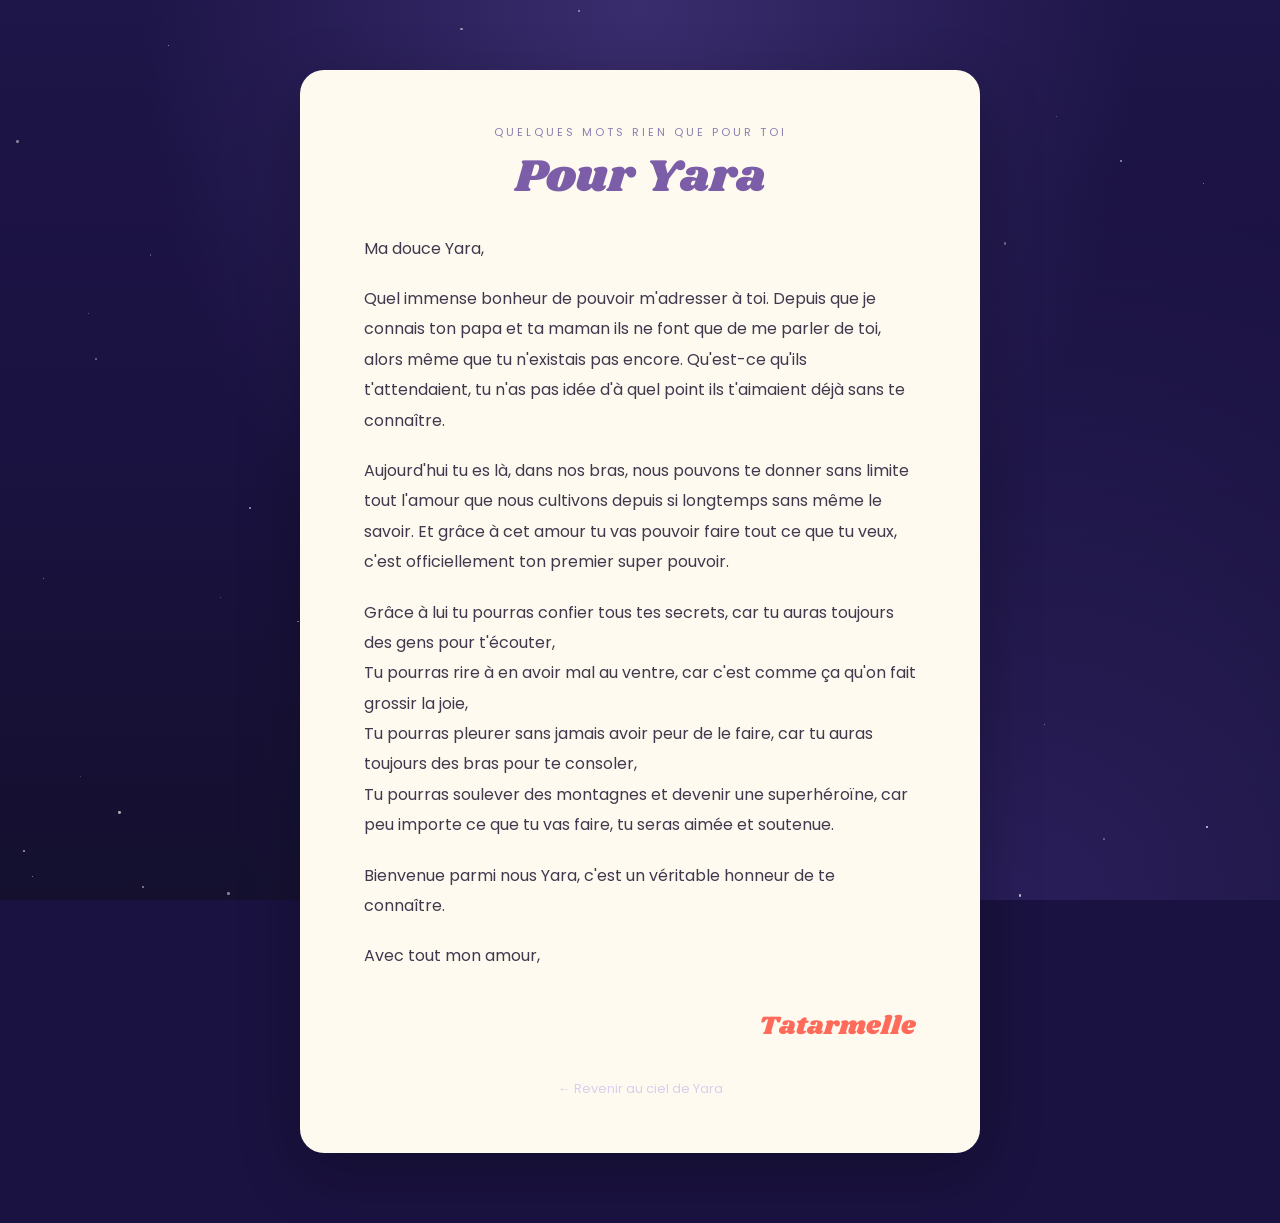
<file: lettre.html>
<!DOCTYPE html>
<html lang="fr">
<head>
<meta charset="utf-8">
<meta name="viewport" content="width=device-width, initial-scale=1">
<meta name="theme-color" content="#1a1240">
<title>Une lettre pour Yara</title>
<link rel="preconnect" href="https://fonts.googleapis.com">
<link rel="preconnect" href="https://fonts.gstatic.com" crossorigin>
<link href="https://fonts.googleapis.com/css2?family=Poppins:ital,wght@0,400;0,500;0,600;0,700;1,400&family=Shrikhand&display=swap" rel="stylesheet">
<link rel="stylesheet" href="style.css">
<style>
.letter-page{min-height:100vh;display:flex;align-items:center;justify-content:center;padding:70px 24px;position:relative;z-index:2}
.letter-card{width:min(680px,100%);background:#fffaf0;color:var(--ink);border-radius:24px;padding:38px 28px;box-shadow:0 18px 60px rgba(0,0,0,.25);position:relative}
.letter-kicker{font-size:11px;letter-spacing:3px;text-transform:uppercase;color:#8a7fb0;text-align:center;margin-bottom:12px}
.letter-title{font-family:'Shrikhand';font-weight:400;text-align:center;color:#7b5ea7;font-size:38px;line-height:1.1;margin-bottom:30px}
.letter-body{font-size:16px;line-height:1.9;color:#40394e}
.letter-body p{margin-bottom:20px}
.letter-sign{font-family:'Shrikhand';font-size:26px;color:#ff6b5a;text-align:right;margin-top:30px}
.back-link{display:block;text-align:center;margin-top:28px;color:#d8cff0;text-decoration:none;font-size:13px}
.back-link:hover,.back-link:focus-visible{color:#ffe58f}
@media(min-width:700px){.letter-card{padding:54px 64px}.letter-title{font-size:46px}}
</style>
</head>
<body>
<div id="stars"></div>
<main class="letter-page">
  <article class="letter-card">
    <div class="letter-kicker">Quelques mots rien que pour toi</div>
    <h1 class="letter-title">Pour Yara</h1>
    <div class="letter-body">
      <p>Ma douce Yara,</p>

      <p>Quel immense bonheur de pouvoir m'adresser à toi. Depuis que je connais ton papa et ta maman ils ne font que de me parler de toi, alors même que tu n'existais pas encore. Qu'est-ce qu'ils t'attendaient, tu n'as pas idée d'à quel point ils t'aimaient déjà sans te connaître.</p>

      <p>Aujourd'hui tu es là, dans nos bras, nous pouvons te donner sans limite tout l'amour que nous cultivons depuis si longtemps sans même le savoir. Et grâce à cet amour tu vas pouvoir faire tout ce que tu veux, c'est officiellement ton premier super pouvoir.</p>

      <p>Grâce à lui tu pourras confier tous tes secrets, car tu auras toujours des gens pour t'écouter,<br>
      Tu pourras rire à en avoir mal au ventre, car c'est comme ça qu'on fait grossir la joie,<br>
      Tu pourras pleurer sans jamais avoir peur de le faire, car tu auras toujours des bras pour te consoler,<br>
      Tu pourras soulever des montagnes et devenir une superhéroïne, car peu importe ce que tu vas faire, tu seras aimée et soutenue.</p>

      <p>Bienvenue parmi nous Yara, c'est un véritable honneur de te connaître.</p>

      <p>Avec tout mon amour,</p>
      <div class="letter-sign">Tatarmelle</div>
    </div>
    <a href="index.html" class="back-link">← Revenir au ciel de Yara</a>
  </article>
</main>
<script src="script.js" defer></script>
</body>
</html>
</file>
<file: style.css>
*{margin:0;padding:0;box-sizing:border-box;-webkit-tap-highlight-color:transparent}
html{scroll-behavior:smooth}
body{
  font-family:'Poppins',sans-serif;
  background:#1a1240;
  color:#fff;
  overflow-x:hidden;
  position:relative;
}
:root{
  --sun:#FFD23F; --moon:#B79AD6; --turq:#5FD3C4; --coral:#FFA372;
  --pink:#FF9FC4; --red:#FF6B5A; --lime:#C6E86B; --sky:#8FD4E8; --ram:#FFB38A;
  --ink:#2E2A3A;
}

/* fond étoilé fixe */
#stars{position:fixed;inset:0;z-index:0;pointer-events:none;
  background:
    radial-gradient(ellipse at 50% 0%, #3a2d6e 0%, rgba(26,18,64,0) 55%),
    radial-gradient(ellipse at 80% 100%, #2a1e5a 0%, rgba(26,18,64,0) 55%),
    linear-gradient(180deg,#1e1548 0%,#1a1240 50%,#14102e 100%);
}
.starflake{position:fixed;border-radius:50%;background:#fff;z-index:0;pointer-events:none;
  animation:twinkle 3s ease-in-out infinite}
@keyframes twinkle{0%,100%{opacity:.25}50%{opacity:.9}}

/* barre de progression */
#progress{position:fixed;top:0;left:0;height:3px;width:0;z-index:100;
  background:linear-gradient(90deg,var(--sun),var(--pink),var(--turq));
  transition:width .1s linear;box-shadow:0 0 8px rgba(255,210,63,.6)}

section{position:relative;z-index:2;padding:70px 26px;max-width:520px;margin:0 auto}

/* HERO */
.hero{min-height:100vh;display:flex;flex-direction:column;align-items:center;justify-content:center;text-align:center}
.hero-moon{width:190px;height:190px;margin-bottom:6px}
.hero-moon svg{width:100%;height:100%;filter:drop-shadow(0 0 22px rgba(233,199,126,.35))}
.hero-eyebrow{font-family:'Poppins';font-weight:600;letter-spacing:3px;text-transform:uppercase;font-size:14px;color:#c9c0e8;margin-bottom:2px}
.hero-name{font-family:'Shrikhand';font-weight:400;font-size:70px;line-height:1.05;
  color:#FFCF8F;
  background:linear-gradient(135deg,#FFE58F,#FFB38A,#FF9FC4);-webkit-background-clip:text;background-clip:text;-webkit-text-fill-color:transparent;
  filter:drop-shadow(0 4px 14px rgba(255,180,140,.35))}
.hero-sub{font-size:17px;color:#e7e0ff;margin-top:12px;font-style:italic}
.hero-date{margin-top:24px;font-size:11px;color:#d8cff0;letter-spacing:3px;text-transform:uppercase;font-weight:400;font-family:'Poppins';
  padding-top:14px;border-top:1px solid rgba(255,255,255,.14)}
.scroll-hint{position:absolute;bottom:34px;left:0;right:0;text-align:center;color:#c9c0e8;font-size:12px;letter-spacing:1px}
.scroll-hint .chevron{font-size:22px;margin-top:2px;animation:bob 1.6s ease-in-out infinite}
@keyframes bob{0%,100%{transform:translateY(0)}50%{transform:translateY(8px)}}

.float{animation:float 5s ease-in-out infinite}
@keyframes float{0%,100%{transform:translateY(0)}50%{transform:translateY(-12px)}}

/* AVANT-PROPOS */
.intro-text{text-align:center}
.intro-text .lead{font-size:20px;line-height:1.6;color:#fff;font-weight:600;margin-bottom:16px}
.intro-text p{font-size:16px;line-height:1.7;color:#d8d0f0}
.quote-soft{font-family:'Poppins';font-style:italic;font-size:18px;line-height:1.5;color:#FFE58F;margin-top:30px}
.quote-soft.small{font-size:15px;color:#e7e0ff;margin-top:24px}

/* sections titres */
.section-label{display:inline-block;font-family:'Poppins';font-weight:500;font-size:11px;letter-spacing:3px;text-transform:uppercase;
  color:#E9C77E;padding-bottom:8px;position:relative;margin-bottom:16px}
.section-label::after{content:"";position:absolute;left:50%;bottom:0;transform:translateX(-50%);width:26px;height:1px;background:rgba(233,199,126,.55)}
.section-title{font-family:'Shrikhand';font-weight:400;font-size:26px;line-height:1.18;margin-bottom:14px;color:#fff}

/* TRIO */
.trio{text-align:center}
.trio-intro{color:#d8d0f0;font-size:16px;margin-bottom:26px}
.trio-grid{display:flex;justify-content:center;gap:12px}
.trio-card{flex:1;background:rgba(255,255,255,.035);border:1px solid rgba(255,255,255,.09);border-radius:12px;padding:18px 8px;backdrop-filter:blur(6px)}
.tc-logo{width:66px;height:66px;margin:0 auto 8px}
.tc-logo svg{width:100%;height:100%}
.tc-who{font-family:'Poppins';font-weight:700;font-size:11px;letter-spacing:1px;text-transform:uppercase;color:#c9c0e8}
.tc-sign{font-family:'Shrikhand';font-weight:400;font-size:17px;color:#fff;margin-top:2px}
.trio-foot{font-family:'Poppins';font-style:italic;font-size:16px;color:#FFE58F;margin-top:26px;line-height:1.4}

/* ASTRE sections */
.astre{min-height:78vh;display:flex;align-items:center}
.astre-inner{width:100%;background:rgba(255,255,255,.035);border:1px solid rgba(255,255,255,.09);
  border-radius:14px;padding:38px 28px;backdrop-filter:blur(6px);position:relative;overflow:hidden}
.astre-inner::before{content:"";position:absolute;top:-40%;left:-20%;width:140%;height:80%;
  border-radius:50%;opacity:.22;filter:blur(30px);z-index:0}
.theme-sun .astre-inner::before{background:var(--sun)}
.theme-ram .astre-inner::before{background:var(--ram)}
.theme-moon .astre-inner::before{background:var(--moon)}
.theme-coral .astre-inner::before{background:var(--coral)}
.theme-pink .astre-inner::before{background:var(--pink)}
.theme-red .astre-inner::before{background:var(--red)}
.theme-sky .astre-inner::before{background:var(--sky)}
.theme-lilac .astre-inner::before{background:var(--moon)}
.astre-inner>*{position:relative;z-index:1}
.astre-logo{width:120px;height:120px;margin:0 auto 6px;animation:float 6s ease-in-out infinite}
.astre-logo svg{width:100%;height:100%;filter:drop-shadow(0 8px 22px rgba(0,0,0,.25))}
.astre-tag{text-align:center;font-family:'Poppins';font-weight:700;font-size:12px;letter-spacing:1.5px;text-transform:uppercase;color:#c9c0e8}
.astre-sign{text-align:center;font-family:'Shrikhand';font-weight:400;font-size:29px;color:#fff;line-height:1.1;margin-top:2px}
.astre-house{text-align:center;font-size:13px;color:#b9b0d8;margin-top:3px;margin-bottom:18px}
.astre-conte{font-family:'Poppins';font-weight:500;font-size:19px;line-height:1.45;text-align:center;color:#fff;margin-bottom:20px}
.astre-conte b{font-weight:600}
.theme-sun .astre-conte b{color:#FFE066}
.theme-ram .astre-conte b{color:#FFC29A}
.theme-moon .astre-conte b,.theme-lilac .astre-conte b{color:#D6BEEE}
.theme-coral .astre-conte b{color:#FFC29A}
.theme-pink .astre-conte b{color:#FFB8D4}
.theme-red .astre-conte b{color:#FF9585}
.theme-sky .astre-conte b{color:#AEE3F2}
.astre-detail{display:flex;gap:11px;padding:16px 4px 2px;margin-top:4px;border-top:1px solid rgba(255,255,255,.12)}
.detail-dot{color:#E9C77E;font-size:13px;line-height:1.5;opacity:.8}
.astre-detail p{font-size:14px;line-height:1.55;color:#d8d0f0}

/* MAISONS */
.houses{text-align:center}
.houses-intro{color:#c9c0e8;font-size:14.5px;line-height:1.65;margin-bottom:26px}
.houses-intro b{color:#E9C77E;font-weight:400;font-style:italic}
.hgrid{display:grid;grid-template-columns:1fr 1fr;gap:14px;perspective:1200px}
.hcell{height:150px;cursor:pointer}
.hcard{position:relative;width:100%;height:100%;transition:transform .7s cubic-bezier(.3,.8,.3,1.05);transform-style:preserve-3d}
.hcell.flipped .hcard{transform:rotateY(180deg)}
.hface{position:absolute;inset:0;backface-visibility:hidden;-webkit-backface-visibility:hidden;
  border-radius:6px;padding:18px 12px;border:1px solid rgba(255,255,255,.10);
  background:rgba(255,255,255,.025);display:flex;flex-direction:column;align-items:center;justify-content:center;text-align:center;overflow:hidden}
.hcell.filled .hfront{border-top:1px solid rgba(233,199,126,.55)}
.hback{transform:rotateY(180deg);background:rgba(255,255,255,.03)}
.hcell.filled .hback{border-top:1px solid rgba(233,199,126,.4)}
.hn{font-family:'Shrikhand';font-weight:400;font-size:22px;color:#F3ECFF;line-height:1;letter-spacing:0;text-transform:none;margin-bottom:7px}
.hcell.filled .hfront .hn{color:#F6E4C0}
.hs{font-family:'Poppins';font-weight:400;font-size:11px;letter-spacing:2.5px;text-transform:uppercase;color:#b3a9d6;line-height:1.1;margin-bottom:9px}
.hcell.filled .hfront .hs{color:#E9C77E}
.hb{font-family:'Poppins';font-weight:400;font-style:italic;font-size:11px;color:#c4bce0;line-height:1.35;margin-bottom:11px;padding:0 4px}
.hplanets{display:flex;flex-wrap:wrap;gap:4px 12px;justify-content:center;padding-top:9px;border-top:1px solid rgba(255,255,255,.10);min-width:56%}
.pbadge{font-size:10.5px;font-weight:400;letter-spacing:.5px;color:#E9C77E;background:none;border:none;border-radius:0;padding:0;white-space:nowrap;font-family:'Poppins'}
.hflip{position:absolute;top:11px;right:12px;font-size:11px;color:rgba(255,255,255,.22)}
.hback .hn{font-size:16px;margin-bottom:9px;color:#F6E4C0}
.hdesc{font-family:'Poppins';font-size:11px;line-height:1.5;color:#e7e2f6;padding:0 2px}
.hcell:active .hcard{transform:scale(.98)}
.hcell.flipped:active .hcard{transform:rotateY(180deg) scale(.98)}

/* CHEMIN DE VIE */
.life{text-align:center}
.big-number{font-family:'Shrikhand';font-weight:400;font-size:120px;line-height:1;
  color:#FF8574;
  background:linear-gradient(135deg,#FF6B5A,#FF9FC4);-webkit-background-clip:text;background-clip:text;-webkit-text-fill-color:transparent;
  margin:6px 0 14px;filter:drop-shadow(0 6px 20px rgba(255,107,90,.35))}
.life-text{font-size:16px;line-height:1.7;color:#e7e0ff;max-width:400px;margin:0 auto}

/* ROUE */
.wheel-sec{text-align:center}
.wheel-hint{font-size:13px;color:#b9b0d8;margin-bottom:14px}
.wheel-hint i{color:#E9C77E}
.wheel-wrap{position:relative;width:100%;max-width:360px;margin:0 auto}
.wheel-box{width:100%;margin:0 auto}
.wheel-box svg{width:100%;height:auto;filter:drop-shadow(0 10px 30px rgba(0,0,0,.3));background:#FFFBF3;border-radius:50%}

/* zones cliquables invisibles au-dessus des planètes */
.wspots{position:absolute;inset:0;pointer-events:none}
.wspot{
  position:absolute;
  width:12%;
  height:12%;
  transform:translate(-50%,-50%);
  border:none;
  background:transparent;
  border-radius:50%;
  cursor:pointer;
  pointer-events:auto;
  padding:0;
}
.wspot::before{
  content:"";
  position:absolute;
  inset:18%;
  border-radius:50%;
  border:1.5px solid rgba(233,199,126,.6);
  opacity:0;
  animation:wpulse 2.6s ease-in-out infinite;
}
.wspot::after{
  content:"";
  position:absolute;
  inset:30%;
  border-radius:50%;
  background:rgba(233,199,126,.18);
}
@keyframes wpulse{
  0%,100%{opacity:.15;transform:scale(.9)}
  50%{opacity:.7;transform:scale(1.15)}
}
.wspot:hover::before,
.wspot:focus-visible::before{opacity:.9}
.wspot:hover::after,
.wspot:focus-visible::after{
  background:rgba(233,199,126,.4);
  box-shadow:0 0 14px rgba(233,199,126,.7);
}
.wspot.active::after{
  background:rgba(233,199,126,.5);
  box-shadow:0 0 14px rgba(233,199,126,.8);
}
.wspot.active::before{
  opacity:.9;
  border-color:rgba(233,199,126,.95);
}

/* panneau d'information */
.wpanel{
  position:relative;
  min-height:118px;
  margin:18px auto 4px;
  max-width:340px;
  border-top:1px solid rgba(255,255,255,.12);
  padding-top:16px;
}
.wpanel-empty{
  color:#9088b8;
  font-size:13px;
  font-style:italic;
  letter-spacing:1px;
  padding:14px 0;
}
.wpanel.open .wpanel-empty{display:none}
.wcard{
  display:none;
  text-align:center;
  animation:wfade .5s ease;
}
.wcard.show{display:block}
@keyframes wfade{
  from{opacity:0;transform:translateY(8px)}
  to{opacity:1;transform:none}
}
.wc-glyph{
  font-family:'DejaVu Sans',serif;
  font-size:30px;
  color:#E9C77E;
  line-height:1;
  margin-bottom:6px;
}
.wc-title{
  font-family:'Shrikhand';
  font-size:19px;
  color:#F3ECFF;
  margin-bottom:7px;
}
.wc-desc{
  font-family:'Poppins';
  font-size:13px;
  line-height:1.55;
  color:#d8d0f0;
  max-width:300px;
  margin:0 auto;
}

/* FINALE */
.finale{text-align:center;min-height:80vh;display:flex;flex-direction:column;align-items:center;justify-content:center}
.finale-heart{font-size:54px;color:var(--red);filter:drop-shadow(0 4px 14px rgba(255,107,90,.5))}
.beat{animation:beat 1.4s ease-in-out infinite}
@keyframes beat{0%,100%{transform:scale(1)}25%{transform:scale(1.18)}40%{transform:scale(1)}}
.finale-title{font-family:'Shrikhand';font-weight:400;font-size:32px;margin:14px 0 18px;color:#fff}
.finale-quote{font-family:'Poppins';font-style:italic;font-weight:500;font-size:19px;line-height:1.5;color:#FFE58F}
.finale-date{margin-top:30px;font-size:12px;color:#b9b0d8;letter-spacing:1px}

/* ---- ANIMATIONS AU SCROLL ---- */
.reveal{opacity:0;transform:translateY(40px);transition:opacity .8s cubic-bezier(.2,.7,.2,1),transform .8s cubic-bezier(.2,.7,.2,1)}
.reveal.in{opacity:1;transform:none}
.astre[data-side="left"] .astre-inner{transform:translateX(-30px)}
.astre[data-side="right"] .astre-inner{transform:translateX(30px)}
.astre.in .astre-inner{transform:none;transition:transform .9s cubic-bezier(.2,.7,.2,1)}
.spin-in svg{transform:rotate(-12deg) scale(.9);opacity:0;transition:transform 1.1s cubic-bezier(.2,.7,.2,1),opacity 1s}
.reveal.in .spin-in svg,.wheel-sec.in .spin-in svg{transform:none;opacity:1}
.pop{transform:scale(.4);opacity:0;transition:transform .7s cubic-bezier(.3,1.4,.5,1),opacity .5s}
.reveal.in .pop,.life.in .pop{transform:none;opacity:1}


/* ACCESSIBILITÉ */
.hcell[tabindex="0"]{cursor:pointer}
.hcell[tabindex="0"]:focus-visible{outline:2px solid var(--sun);outline-offset:4px;border-radius:14px}

/* PIED DE PAGE */
.site-footer{position:relative;z-index:2;text-align:center;padding:28px 24px 42px}
.letter-link{display:inline-block;color:#d8cff0;text-decoration:none;font-size:12px;letter-spacing:1px;transition:color .25s ease,transform .25s ease}
.letter-link:hover,.letter-link:focus-visible{color:#FFE58F;transform:translateY(-2px)}
.letter-link:focus-visible{outline:2px solid var(--sun);outline-offset:5px;border-radius:4px}
.tatarmelle{font-family:'Shrikhand';color:#FFE58F;text-decoration:underline;text-underline-offset:1px; font-size: 22px;}
.letter-link:hover .tatarmelle,.letter-link:focus-visible .tatarmelle{color:#fff}

/* TABLETTE / DESKTOP */
@media (min-width:768px){
  section{max-width:680px;padding-left:32px;padding-right:32px}
  .hero-name{font-size:90px}
  .hgrid{grid-template-columns:repeat(3,1fr)}
  .trio-grid{gap:18px}
}

@media (min-width:1100px){
  section{max-width:760px}
}

/* MOINS DE MOUVEMENTS */
@media (prefers-reduced-motion: reduce){
  html{scroll-behavior:auto}
  *,*::before,*::after{
    animation-duration:.01ms !important;
    animation-iteration-count:1 !important;
    transition-duration:.01ms !important;
    scroll-behavior:auto !important;
  }
}
</file>
